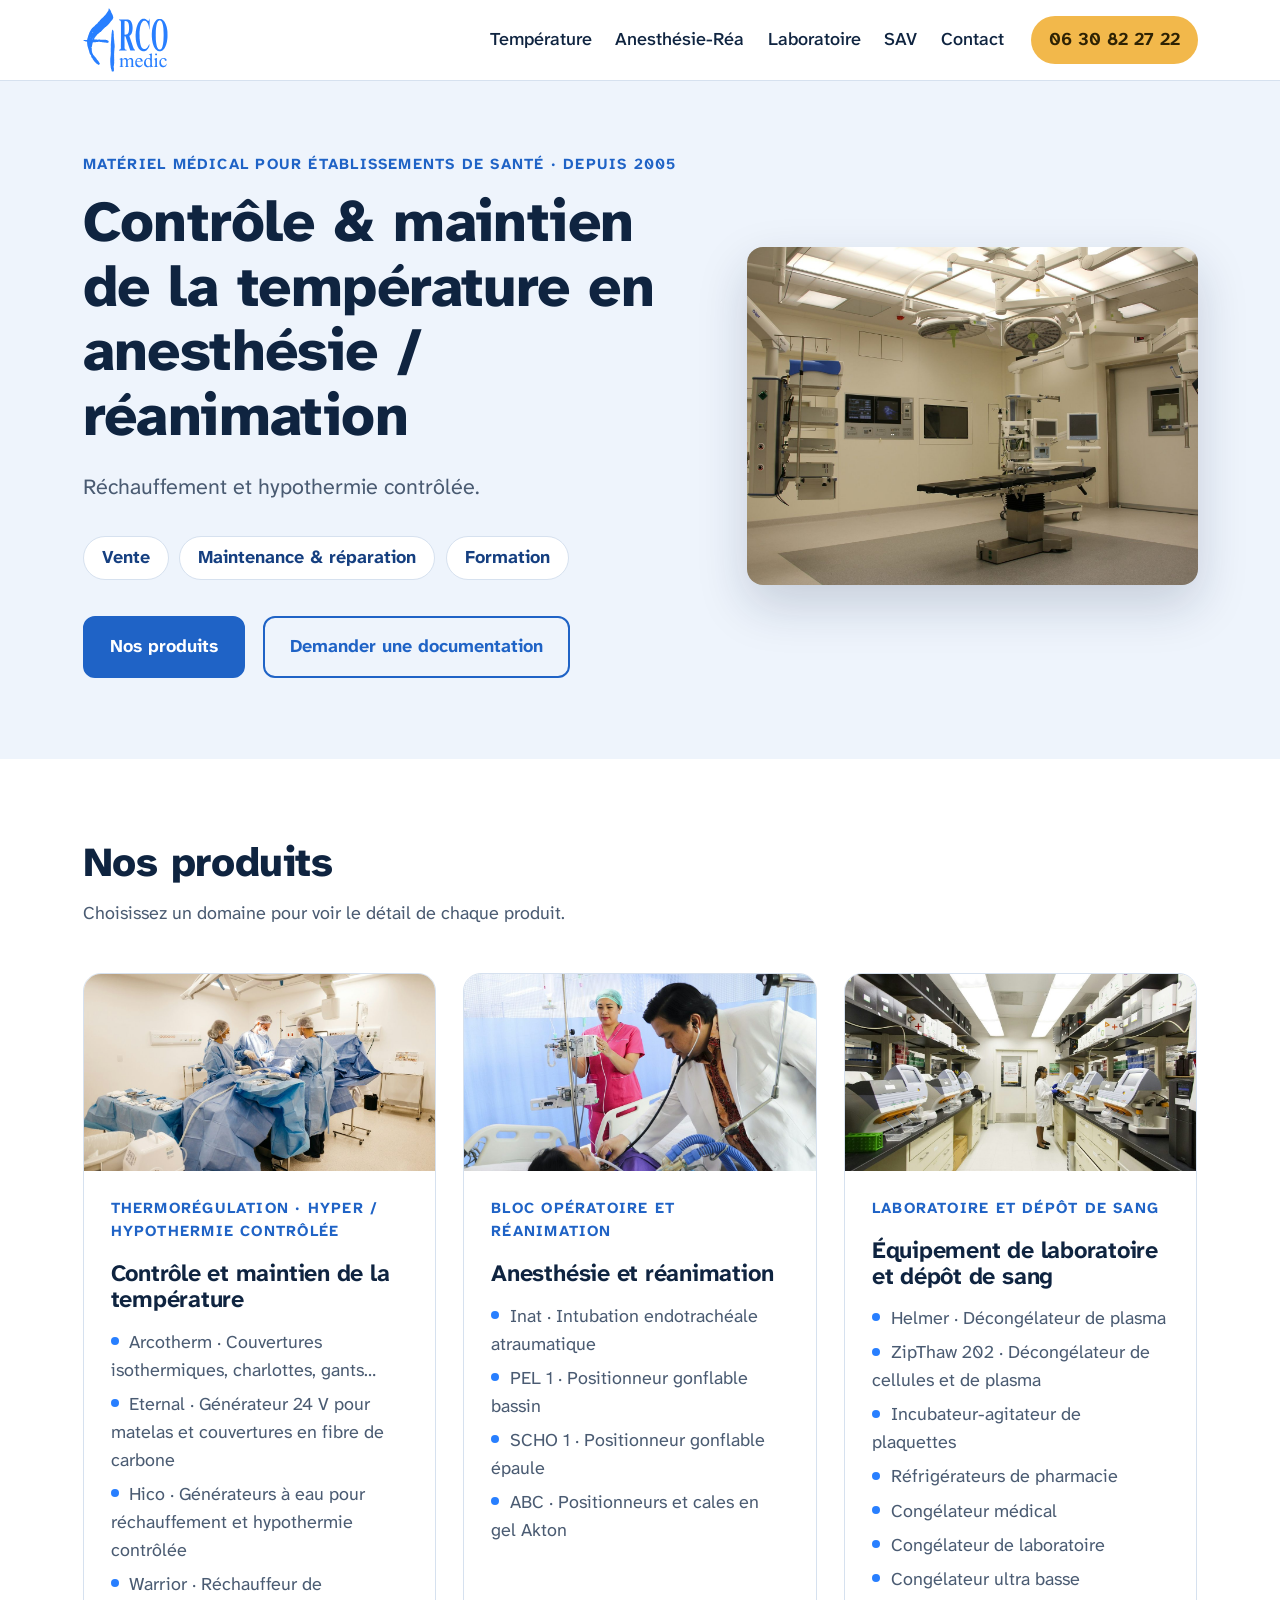
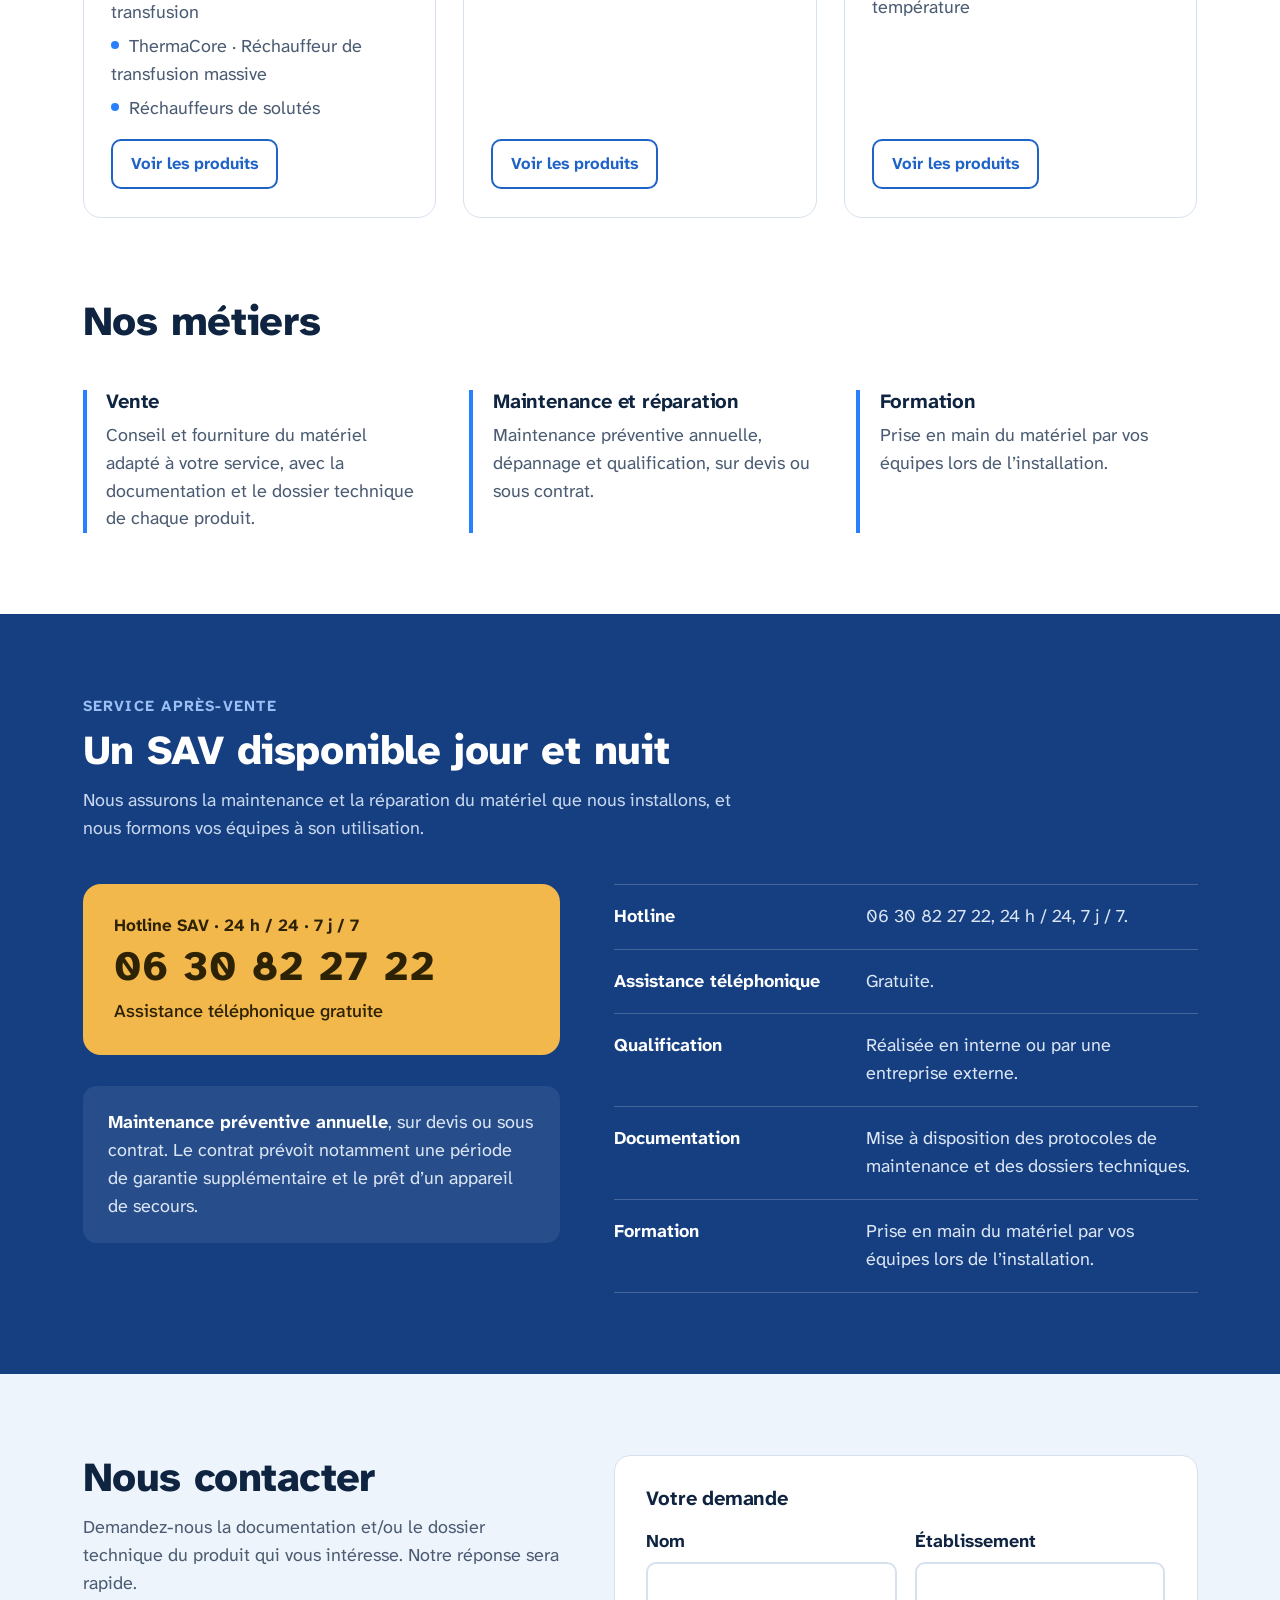
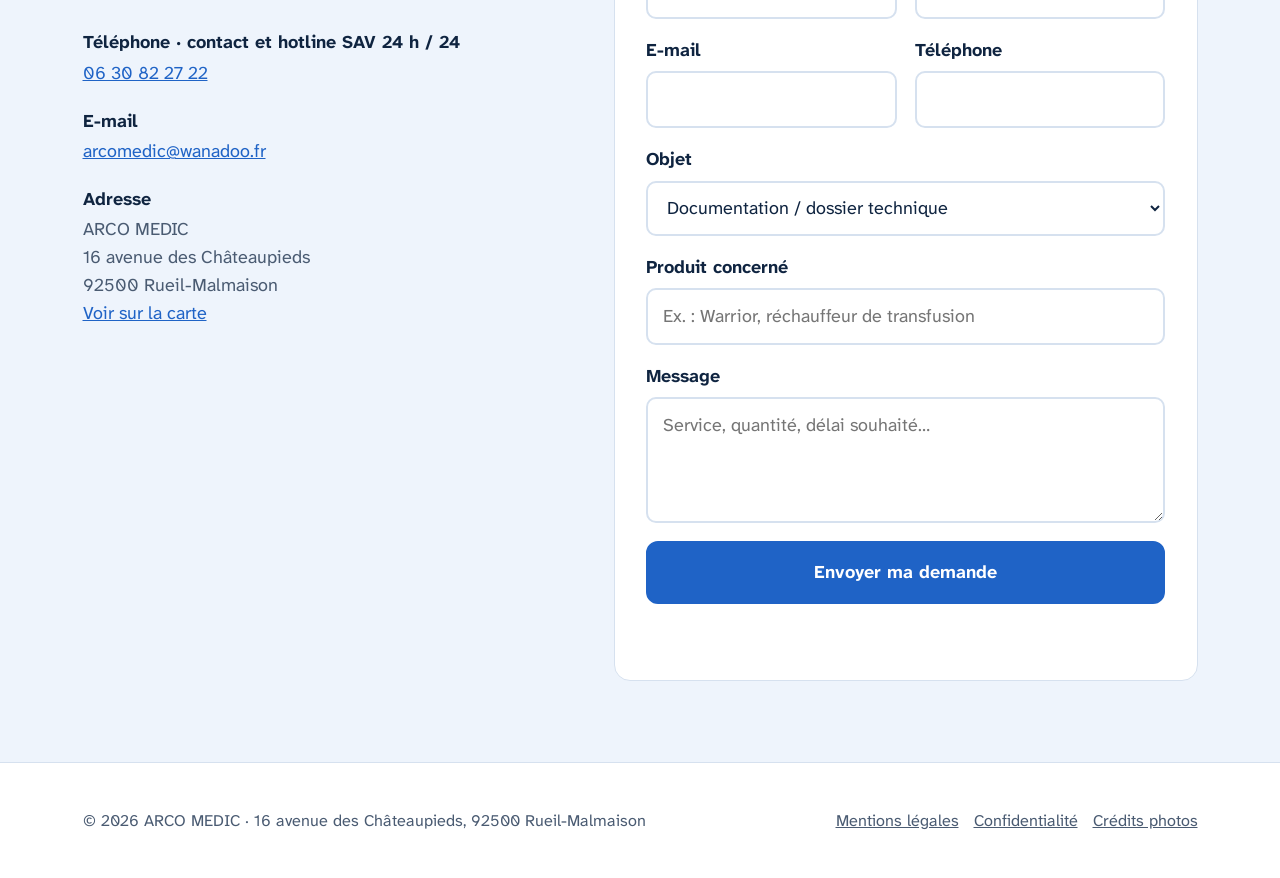
<file: index.html>
<!DOCTYPE html>
<html lang="fr">
<head>
<meta charset="utf-8">
<meta name="viewport" content="width=device-width, initial-scale=1, viewport-fit=cover">
<title>ARCO MEDIC – Matériel médical bloc, réanimation, laboratoire</title>
<meta name="description" content="Distributeur de matériel médical depuis 2005 à Rueil-Malmaison : réchauffement patient et hypothermie contrôlée, anesthésie-réanimation, décongélateurs de plasma. Vente, maintenance, formation.">
<link rel="canonical" href="https://arco-medic.fr/">
<meta property="og:url" content="https://arco-medic.fr/">
<meta property="og:title" content="ARCO MEDIC – Matériel médical bloc, réanimation, laboratoire">
<meta property="og:description" content="Distributeur de matériel médical depuis 2005 à Rueil-Malmaison : réchauffement patient et hypothermie contrôlée, anesthésie-réanimation, décongélateurs de plasma. Vente, maintenance, formation.">
<meta property="og:type" content="website">
<meta property="og:image" content="https://arco-medic.fr/assets/img/hero.jpg">
<meta name="theme-color" content="#1F63C6">
<link rel="icon" href="assets/favicon.svg" type="image/svg+xml">
<link rel="preconnect" href="https://fonts.googleapis.com">
<link rel="preconnect" href="https://fonts.gstatic.com" crossorigin>
<link href="https://fonts.googleapis.com/css2?family=Atkinson+Hyperlegible+Next:wght@400;500;700;800&family=Atkinson+Hyperlegible:wght@400;700&display=swap" rel="stylesheet">
<link rel="stylesheet" href="assets/style.css">
<script type="application/ld+json">
{"@context":"https://schema.org","@type":"MedicalBusiness","name":"ARCO MEDIC","alternateName":["Arcomedic","Arco Médic"],
"url":"https://arco-medic.fr/","logo":"https://arco-medic.fr/assets/logo.svg","image":"https://arco-medic.fr/assets/img/hero.jpg",
"description":"Vente, maintenance et formation : contrôle de la température, anesthésie-réanimation, équipement de laboratoire et dépôt de sang.",
"telephone":"+33630822722","email":"arcomedic@wanadoo.fr","foundingDate":"2005",
"address":{"@type":"PostalAddress","streetAddress":"16 avenue des Châteaupieds","postalCode":"92500","addressLocality":"Rueil-Malmaison","addressCountry":"FR"},
"vatID":"FR62481364974","identifier":{"@type":"PropertyValue","propertyID":"SIRET","value":"48136497400016"},
"hasMap":"https://maps.google.com/?cid=9487491298793362753","founder":{"@type":"Person","name":"Gérard Wizmann"},"areaServed":{"@type":"Country","name":"France"},
"knowsAbout":["réchauffement du patient","hypothermie contrôlée","anesthésie-réanimation","décongélation du plasma","froid médical","maintenance de matériel biomédical"],
"hasOfferCatalog":{"@type":"OfferCatalog","name":"Produits ARCO MEDIC","itemListElement":[{"@type":"Offer","itemOffered":{"@type":"Product","name":"Arcotherm – Couvertures isothermiques, charlottes, gants…","brand":{"@type":"Brand","name":"Arcotherm"},"url":"https://arco-medic.fr/temperature.html#arcotherm"}},{"@type":"Offer","itemOffered":{"@type":"Product","name":"Eternal – Générateur 24 V pour matelas et couvertures en fibre de carbone","brand":{"@type":"Brand","name":"Eternal"},"url":"https://arco-medic.fr/temperature.html#eternal"}},{"@type":"Offer","itemOffered":{"@type":"Product","name":"Hico – Générateurs à eau pour réchauffement et hypothermie contrôlée","brand":{"@type":"Brand","name":"Hico"},"url":"https://arco-medic.fr/temperature.html#hico"}},{"@type":"Offer","itemOffered":{"@type":"Product","name":"Warrior – Réchauffeur de transfusion","brand":{"@type":"Brand","name":"Warrior"},"url":"https://arco-medic.fr/temperature.html#warrior"}},{"@type":"Offer","itemOffered":{"@type":"Product","name":"ThermaCore – Réchauffeur de transfusion massive","brand":{"@type":"Brand","name":"ThermaCore"},"url":"https://arco-medic.fr/temperature.html#thermacore"}},{"@type":"Offer","itemOffered":{"@type":"Product","name":"Réchauffeurs de solutés","url":"https://arco-medic.fr/temperature.html#rechauffeurs-solutes"}},{"@type":"Offer","itemOffered":{"@type":"Product","name":"Inat – Intubation endotrachéale atraumatique","brand":{"@type":"Brand","name":"Inat"},"url":"https://arco-medic.fr/anesthesie-reanimation.html#inat"}},{"@type":"Offer","itemOffered":{"@type":"Product","name":"PEL 1 – Positionneur gonflable bassin","brand":{"@type":"Brand","name":"PEL 1"},"url":"https://arco-medic.fr/anesthesie-reanimation.html#pel1"}},{"@type":"Offer","itemOffered":{"@type":"Product","name":"SCHO 1 – Positionneur gonflable épaule","brand":{"@type":"Brand","name":"SCHO 1"},"url":"https://arco-medic.fr/anesthesie-reanimation.html#scho1"}},{"@type":"Offer","itemOffered":{"@type":"Product","name":"ABC – Positionneurs et cales en gel Akton","brand":{"@type":"Brand","name":"ABC"},"url":"https://arco-medic.fr/anesthesie-reanimation.html#positionneurs-gel"}},{"@type":"Offer","itemOffered":{"@type":"Product","name":"Helmer – Décongélateur de plasma","brand":{"@type":"Brand","name":"Helmer"},"url":"https://arco-medic.fr/laboratoire.html#decongelateur-plasma"}},{"@type":"Offer","itemOffered":{"@type":"Product","name":"ZipThaw 202 – Décongélateur de cellules et de plasma","brand":{"@type":"Brand","name":"ZipThaw 202"},"url":"https://arco-medic.fr/laboratoire.html#decongelateur-cellules"}},{"@type":"Offer","itemOffered":{"@type":"Product","name":"Incubateur-agitateur de plaquettes","url":"https://arco-medic.fr/laboratoire.html#incubateur-agitateur"}},{"@type":"Offer","itemOffered":{"@type":"Product","name":"Réfrigérateurs de pharmacie","url":"https://arco-medic.fr/laboratoire.html#refrigerateurs-pharmacie"}},{"@type":"Offer","itemOffered":{"@type":"Product","name":"Congélateur médical","url":"https://arco-medic.fr/laboratoire.html#congelateur-medical"}},{"@type":"Offer","itemOffered":{"@type":"Product","name":"Congélateur de laboratoire","url":"https://arco-medic.fr/laboratoire.html#congelateur-laboratoire"}},{"@type":"Offer","itemOffered":{"@type":"Product","name":"Congélateur ultra basse température","url":"https://arco-medic.fr/laboratoire.html#congelateur-ult"}}]}}
</script>
</head>
<body>
<a class="skip" href="#contenu">Aller au contenu</a>


<header class="head">
  <div class="wrap">
    <a class="brand" href="./" aria-label="Arcomedic, accueil"><img src="assets/logo.svg" alt="Arcomedic" width="355" height="266"></a>
    <nav class="nav" aria-label="Navigation principale">
<a href="temperature.html">Température</a>
<a href="anesthesie-reanimation.html">Anesthésie-Réa</a>
<a href="laboratoire.html">Laboratoire</a>
<a href="./#sav">SAV</a>
<a href="./#contact">Contact</a>
    </nav>
    <a class="head-call" href="tel:+33630822722">06 30 82 27 22</a>
    <details class="menu">
      <summary>Menu</summary>
      <nav aria-label="Navigation mobile">
<a href="temperature.html">Température</a>
<a href="anesthesie-reanimation.html">Anesthésie-Réa</a>
<a href="laboratoire.html">Laboratoire</a>
<a href="./#sav">SAV</a>
<a href="./#contact">Contact</a>
<a href="tel:+33630822722">Appeler le 06 30 82 27 22</a>
      </nav>
    </details>
  </div>
</header>

<main id="contenu">

<section class="hero">
  <div class="wrap">
   <div>
    <p class="eyebrow">Matériel médical pour établissements de santé · depuis 2005</p>
    <h1>Contrôle &amp; maintien de la température en anesthésie / réanimation</h1>
    <p class="lead">Réchauffement et hypothermie contrôlée.</p>
    <ul class="pillars"><li>Vente</li><li>Maintenance &amp; réparation</li><li>Formation</li></ul>
    <div class="actions">
      <a class="btn btn-solid" href="#produits">Nos produits</a>
      <a class="btn btn-line" href="#contact">Demander une documentation</a>
    </div>
   </div>
    <figure class="ph hero-ph"><img src="assets/img/hero.jpg" alt="Salle d’opération équipée" fetchpriority="high"></figure>
  </div>
</section>

<section class="section" id="produits">
  <div class="wrap">
    <h2>Nos produits</h2>
    <p class="section-intro">Choisissez un domaine pour voir le détail de chaque produit.</p>
    <div class="universes">
      <article class="universe">
        <a class="ph" href="temperature.html" tabindex="-1" aria-hidden="true"><img src="assets/img/univers-temperature.jpg" alt="Équipe chirurgicale au bloc opératoire" loading="lazy" decoding="async"></a>
        <div class="body">
          <p class="eyebrow">Thermorégulation · hyper / hypothermie contrôlée</p>
          <h3><a href="temperature.html">Contrôle et maintien de la température</a></h3>
          <ul><li><a href="temperature.html#arcotherm">Arcotherm · Couvertures isothermiques, charlottes, gants…</a></li><li><a href="temperature.html#eternal">Eternal · Générateur 24 V pour matelas et couvertures en fibre de carbone</a></li><li><a href="temperature.html#hico">Hico · Générateurs à eau pour réchauffement et hypothermie contrôlée</a></li><li><a href="temperature.html#warrior">Warrior · Réchauffeur de transfusion</a></li><li><a href="temperature.html#thermacore">ThermaCore · Réchauffeur de transfusion massive</a></li><li><a href="temperature.html#rechauffeurs-solutes">Réchauffeurs de solutés</a></li></ul>
          <a class="btn btn-line btn-small" href="temperature.html">Voir les produits</a>
        </div>
      </article>
      <article class="universe">
        <a class="ph" href="anesthesie-reanimation.html" tabindex="-1" aria-hidden="true"><img src="assets/img/univers-anesthesie.jpg" alt="Médecin et infirmière au chevet d’un patient en réanimation" loading="lazy" decoding="async"></a>
        <div class="body">
          <p class="eyebrow">Bloc opératoire et réanimation</p>
          <h3><a href="anesthesie-reanimation.html">Anesthésie et réanimation</a></h3>
          <ul><li><a href="anesthesie-reanimation.html#inat">Inat · Intubation endotrachéale atraumatique</a></li><li><a href="anesthesie-reanimation.html#pel1">PEL 1 · Positionneur gonflable bassin</a></li><li><a href="anesthesie-reanimation.html#scho1">SCHO 1 · Positionneur gonflable épaule</a></li><li><a href="anesthesie-reanimation.html#positionneurs-gel">ABC · Positionneurs et cales en gel Akton</a></li></ul>
          <a class="btn btn-line btn-small" href="anesthesie-reanimation.html">Voir les produits</a>
        </div>
      </article>
      <article class="universe">
        <a class="ph" href="laboratoire.html" tabindex="-1" aria-hidden="true"><img src="assets/img/univers-laboratoire.jpg" alt="Laboratoire équipé d’automates" loading="lazy" decoding="async"></a>
        <div class="body">
          <p class="eyebrow">Laboratoire et dépôt de sang</p>
          <h3><a href="laboratoire.html">Équipement de laboratoire et dépôt de sang</a></h3>
          <ul><li><a href="laboratoire.html#decongelateur-plasma">Helmer · Décongélateur de plasma</a></li><li><a href="laboratoire.html#decongelateur-cellules">ZipThaw 202 · Décongélateur de cellules et de plasma</a></li><li><a href="laboratoire.html#incubateur-agitateur">Incubateur-agitateur de plaquettes</a></li><li><a href="laboratoire.html#refrigerateurs-pharmacie">Réfrigérateurs de pharmacie</a></li><li><a href="laboratoire.html#congelateur-medical">Congélateur médical</a></li><li><a href="laboratoire.html#congelateur-laboratoire">Congélateur de laboratoire</a></li><li><a href="laboratoire.html#congelateur-ult">Congélateur ultra basse température</a></li></ul>
          <a class="btn btn-line btn-small" href="laboratoire.html">Voir les produits</a>
        </div>
      </article>
    </div>
  </div>
</section>

<section class="section flush">
  <div class="wrap">
    <h2>Nos métiers</h2>
    <div class="services">
      <div><h3>Vente</h3><p>Conseil et fourniture du matériel adapté à votre service, avec la documentation et le dossier technique de chaque produit.</p></div>
      <div><h3>Maintenance et réparation</h3><p>Maintenance préventive annuelle, dépannage et qualification, sur devis ou sous contrat.</p></div>
      <div><h3>Formation</h3><p>Prise en main du matériel par vos équipes lors de l’installation.</p></div>
    </div>
  </div>
</section>

<section class="section sav" id="sav">
  <div class="wrap">
    <p class="eyebrow on-dark">Service après-vente</p>
    <h2 style="margin-top:.5rem">Un SAV disponible jour et nuit</h2>
    <p class="section-intro">Nous assurons la maintenance et la réparation du matériel que nous installons, et nous formons vos équipes à son utilisation.</p>
    <div class="sav-grid">
      <div>
        <a class="hotline" href="tel:+33630822722">
          <small>Hotline SAV · 24 h / 24 · 7 j / 7</small>
          <strong>06 30 82 27 22</strong>
          <span>Assistance téléphonique gratuite</span>
        </a>
        <p class="contract"><b>Maintenance préventive annuelle</b>, sur devis ou sous contrat. Le contrat prévoit notamment une période de garantie supplémentaire et le prêt d’un appareil de secours.</p>
      </div>
      <ul class="sav-list">
        <li><b>Hotline</b><span>06 30 82 27 22, 24 h / 24, 7 j / 7.</span></li>
        <li><b>Assistance téléphonique</b><span>Gratuite.</span></li>
        <li><b>Qualification</b><span>Réalisée en interne ou par une entreprise externe.</span></li>
        <li><b>Documentation</b><span>Mise à disposition des protocoles de maintenance et des dossiers techniques.</span></li>
        <li><b>Formation</b><span>Prise en main du matériel par vos équipes lors de l’installation.</span></li>
      </ul>
    </div>
  </div>
</section>

<section class="section contact tint" id="contact">
  <div class="wrap">
    <div class="infos">
      <h2>Nous contacter</h2>
      <p class="section-intro">Demandez-nous la documentation et/ou le dossier technique du produit qui vous intéresse. Notre réponse sera rapide.</p>
      <dl>
        <div><dt>Téléphone · contact et hotline SAV 24 h / 24</dt><dd><a href="tel:+33630822722">06 30 82 27 22</a></dd></div>
        <div><dt>E-mail</dt><dd><a href="mailto:arcomedic@wanadoo.fr">arcomedic@wanadoo.fr</a></dd></div>
        <div><dt>Adresse</dt><dd>ARCO MEDIC<br>16 avenue des Châteaupieds<br>92500 Rueil-Malmaison<br><a href="https://www.google.com/maps/search/?api=1&query=16%20avenue%20des%20Ch%C3%A2teaupieds%2092500%20Rueil-Malmaison" rel="noopener" target="_blank">Voir sur la carte</a></dd></div>
      </dl>
    </div>
    <form id="demande" action="contact.php" method="post" novalidate>
      <h3>Votre demande</h3>
      <div class="hp" aria-hidden="true"><label>Ne pas remplir<input name="site_web" tabindex="-1" autocomplete="off"></label><input type="hidden" name="t" value=""></div>
      <div class="row">
        <label>Nom<input name="nom" autocomplete="name" required></label>
        <label>Établissement<input name="etab" autocomplete="organization" required></label>
      </div>
      <div class="row">
        <label>E-mail<input name="email" type="email" autocomplete="email" required></label>
        <label>Téléphone<input name="tel" type="tel" autocomplete="tel"></label>
      </div>
      <label>Objet
        <select name="objet">
          <option>Documentation / dossier technique</option>
          <option>Demande de devis</option>
          <option>Maintenance ou contrat d’entretien</option>
          <option>Formation</option>
          <option>Autre</option>
        </select>
      </label>
      <label>Produit concerné<input name="produit" placeholder="Ex. : Warrior, réchauffeur de transfusion"></label>
      <label>Message<textarea name="message" placeholder="Service, quantité, délai souhaité…"></textarea></label>
      <button class="btn btn-solid" type="submit">Envoyer ma demande</button>
      <p class="form-msg" id="form-msg" role="status" aria-live="polite"></p>
    </form>
  </div>
</section>

</main>

<footer class="foot">
  <div class="wrap">
    <span>© 2026 ARCO MEDIC · 16 avenue des Châteaupieds, 92500 Rueil-Malmaison</span>
    <span><a href="mentions-legales.html">Mentions légales</a> &nbsp; <a href="mentions-legales.html#confidentialite">Confidentialité</a> &nbsp; <a href="mentions-legales.html#credits">Crédits photos</a></span>
  </div>
</footer>

<nav class="mbar" aria-label="Actions rapides">
  <a class="m-call" href="tel:+33630822722">Appeler</a>
  <a class="m-doc" href="./#contact">Documentation</a>
</nav>

<script src="assets/main.js"></script>
</body>
</html>
</file>
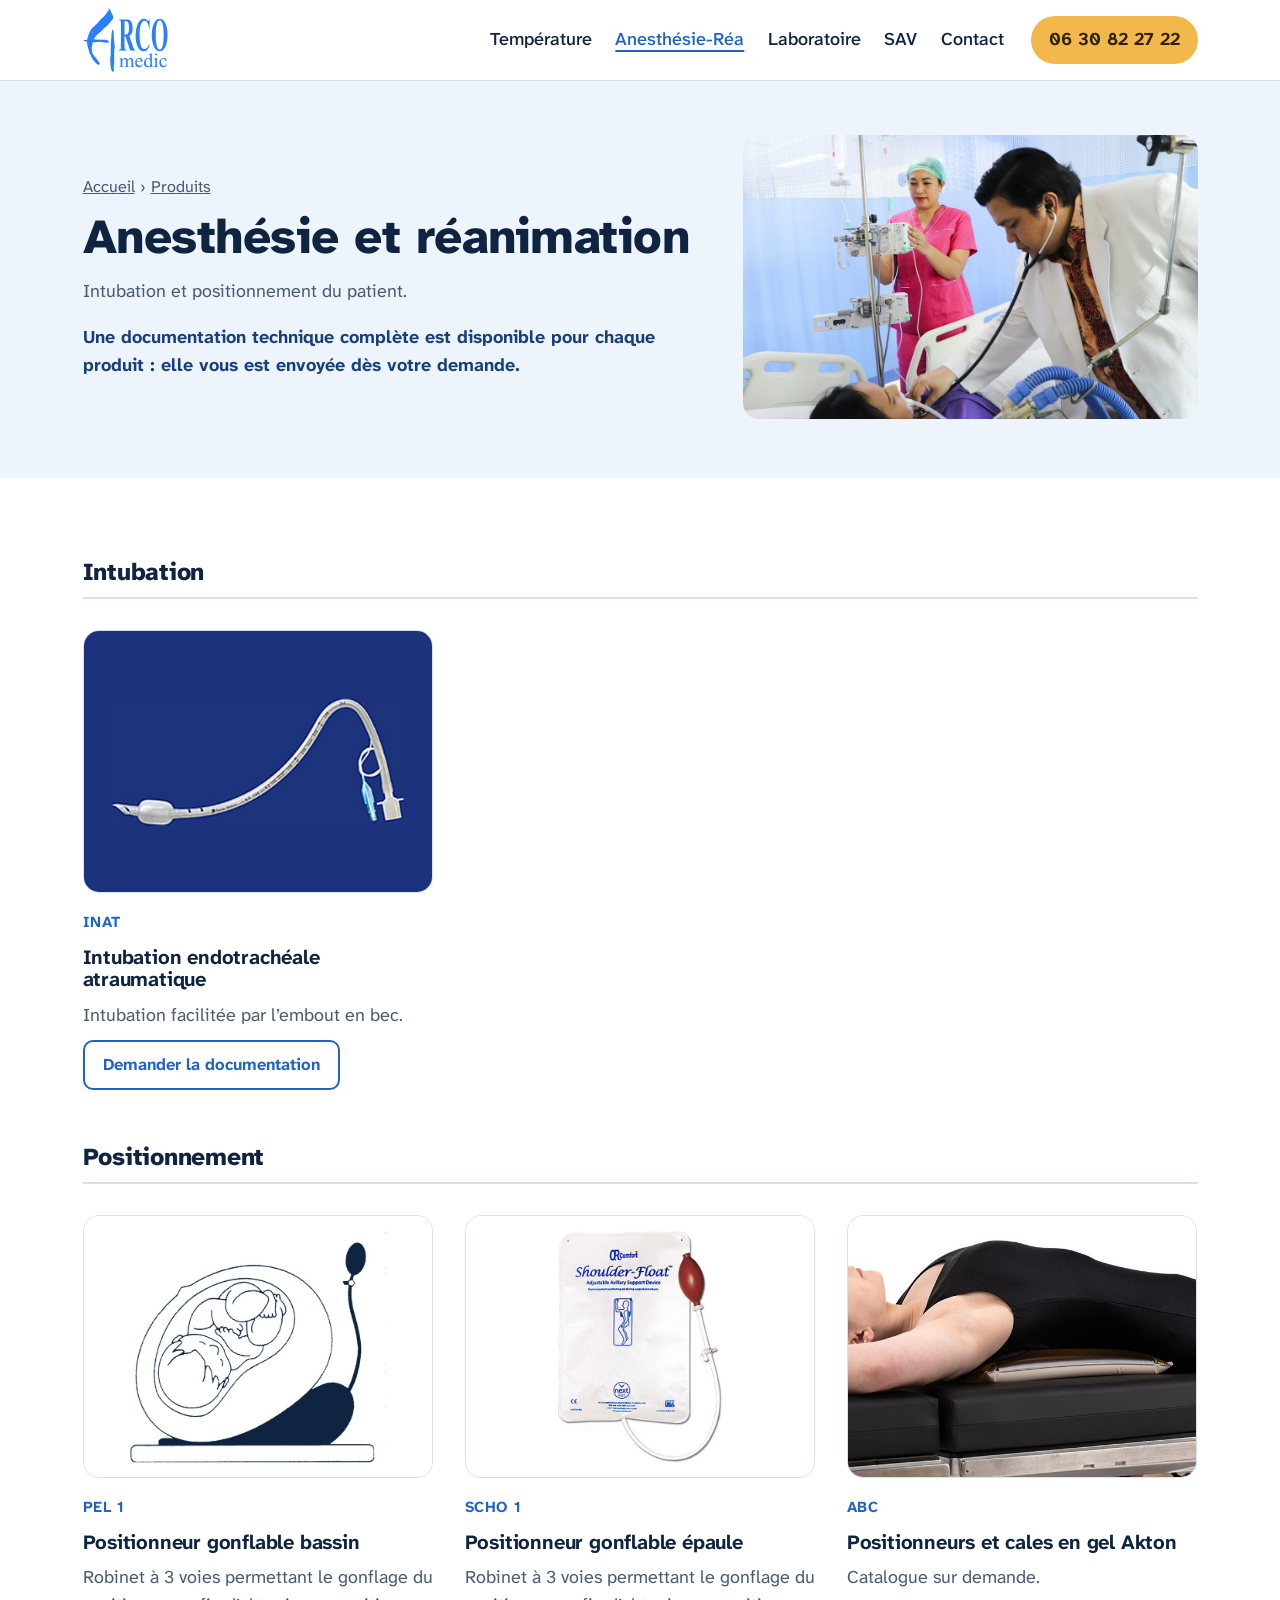
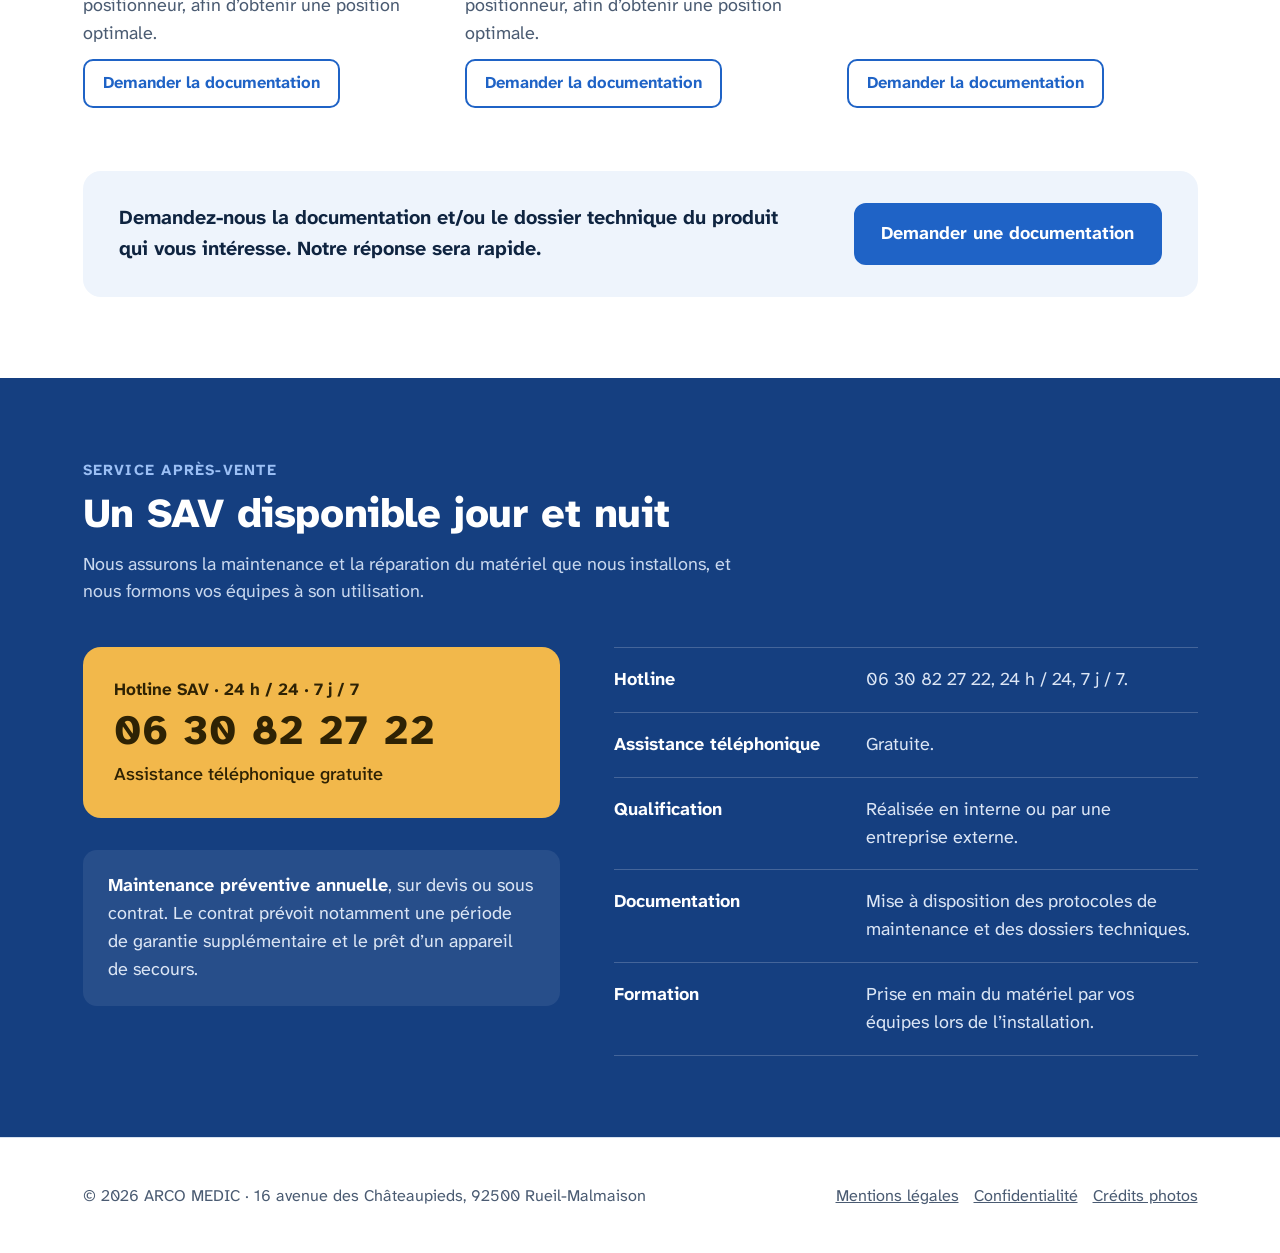
<file: anesthesie-reanimation.html>
<!DOCTYPE html>
<html lang="fr">
<head>
<meta charset="utf-8">
<meta name="viewport" content="width=device-width, initial-scale=1, viewport-fit=cover">
<title>Intubation et positionnement du patient – ARCO MEDIC</title>
<meta name="description" content="Tube endotrachéal atraumatique Inat à embout en bec, positionneurs gonflables bassin PEL 1 et épaule SCHO 1, positionneurs et cales en gel Akton.">
<link rel="canonical" href="https://arco-medic.fr/anesthesie-reanimation.html">
<meta property="og:url" content="https://arco-medic.fr/anesthesie-reanimation.html">
<meta property="og:title" content="Intubation et positionnement du patient – ARCO MEDIC">
<meta property="og:description" content="Tube endotrachéal atraumatique Inat à embout en bec, positionneurs gonflables bassin PEL 1 et épaule SCHO 1, positionneurs et cales en gel Akton.">
<meta property="og:type" content="website">
<meta property="og:image" content="https://arco-medic.fr/assets/img/hero.jpg">
<meta name="theme-color" content="#1F63C6">
<link rel="icon" href="assets/favicon.svg" type="image/svg+xml">
<link rel="preconnect" href="https://fonts.googleapis.com">
<link rel="preconnect" href="https://fonts.gstatic.com" crossorigin>
<link href="https://fonts.googleapis.com/css2?family=Atkinson+Hyperlegible+Next:wght@400;500;700;800&family=Atkinson+Hyperlegible:wght@400;700&display=swap" rel="stylesheet">
<link rel="stylesheet" href="assets/style.css">
</head>
<body>
<a class="skip" href="#contenu">Aller au contenu</a>


<header class="head">
  <div class="wrap">
    <a class="brand" href="./" aria-label="Arcomedic, accueil"><img src="assets/logo.svg" alt="Arcomedic" width="355" height="266"></a>
    <nav class="nav" aria-label="Navigation principale">
<a href="temperature.html">Température</a>
<a href="anesthesie-reanimation.html" aria-current="page">Anesthésie-Réa</a>
<a href="laboratoire.html">Laboratoire</a>
<a href="./#sav">SAV</a>
<a href="./#contact">Contact</a>
    </nav>
    <a class="head-call" href="tel:+33630822722">06 30 82 27 22</a>
    <details class="menu">
      <summary>Menu</summary>
      <nav aria-label="Navigation mobile">
<a href="temperature.html">Température</a>
<a href="anesthesie-reanimation.html" aria-current="page">Anesthésie-Réa</a>
<a href="laboratoire.html">Laboratoire</a>
<a href="./#sav">SAV</a>
<a href="./#contact">Contact</a>
<a href="tel:+33630822722">Appeler le 06 30 82 27 22</a>
      </nav>
    </details>
  </div>
</header>

<main id="contenu">

<section class="page-head">
  <div class="wrap">
    <div>
      <p class="crumb"><a href="./">Accueil</a> › <a href="./#produits">Produits</a></p>
      
      <h1>Anesthésie et réanimation</h1>
      <p class="section-intro">Intubation et positionnement du patient.</p>
      
      <p class="doc-note">Une documentation technique complète est disponible pour chaque produit : elle vous est envoyée dès votre demande.</p>
    </div>
    <figure class="ph"><img src="assets/img/univers-anesthesie.jpg" alt="Médecin et infirmière au chevet d’un patient en réanimation" fetchpriority="high"></figure>
  </div>
</section>

<section class="section">
  <div class="wrap">
    <h2 class="group-title">Intubation</h2>
    <ul class="products">
      <li class="product" id="inat">
        <div class="ph"><img src="assets/img/inat.jpg" alt="Inat – Intubation endotrachéale atraumatique" loading="lazy" decoding="async"></div>
        <p class="brandname">Inat</p><h3>Intubation endotrachéale atraumatique</h3>
        <p>Intubation facilitée par l’embout en bec.</p>
        
        <a class="btn btn-line btn-small" href="./?doc=Inat%20%E2%80%93%20Intubation%20endotrach%C3%A9ale%20atraumatique#contact">Demander la documentation</a>
      </li>
    </ul>
    <h2 class="group-title">Positionnement</h2>
    <ul class="products">
      <li class="product" id="pel1">
        <div class="ph"><img src="assets/img/pel1.jpg" alt="PEL 1 – Positionneur gonflable bassin" loading="lazy" decoding="async"></div>
        <p class="brandname">PEL 1</p><h3>Positionneur gonflable bassin</h3>
        <p>Robinet à 3 voies permettant le gonflage du positionneur, afin d’obtenir une position optimale.</p>
        
        <a class="btn btn-line btn-small" href="./?doc=PEL%201%20%E2%80%93%20Positionneur%20gonflable%20bassin#contact">Demander la documentation</a>
      </li>
      <li class="product" id="scho1">
        <div class="ph"><img src="assets/img/scho1.jpg" alt="SCHO 1 – Positionneur gonflable épaule" loading="lazy" decoding="async"></div>
        <p class="brandname">SCHO 1</p><h3>Positionneur gonflable épaule</h3>
        <p>Robinet à 3 voies permettant le gonflage du positionneur, afin d’obtenir une position optimale.</p>
        
        <a class="btn btn-line btn-small" href="./?doc=SCHO%201%20%E2%80%93%20Positionneur%20gonflable%20%C3%A9paule#contact">Demander la documentation</a>
      </li>
      <li class="product" id="positionneurs-gel">
        <div class="ph"><img src="assets/img/positionneurs-gel.jpg" alt="ABC – Positionneurs et cales en gel Akton" loading="lazy" decoding="async"></div>
        <p class="brandname">ABC</p><h3>Positionneurs et cales en gel Akton</h3>
        <p>Catalogue sur demande.</p>
        
        <a class="btn btn-line btn-small" href="./?doc=ABC%20%E2%80%93%20Positionneurs%20et%20cales%20en%20gel%20Akton#contact">Demander la documentation</a>
      </li>
    </ul>

    <div class="doc-cta">
      <p>Demandez-nous la documentation et/ou le dossier technique du produit qui vous intéresse. Notre réponse sera rapide.</p>
      <a class="btn btn-solid" href="./#contact">Demander une documentation</a>
    </div>
  </div>
</section>

<section class="section sav" id="sav">
  <div class="wrap">
    <p class="eyebrow on-dark">Service après-vente</p>
    <h2 style="margin-top:.5rem">Un SAV disponible jour et nuit</h2>
    <p class="section-intro">Nous assurons la maintenance et la réparation du matériel que nous installons, et nous formons vos équipes à son utilisation.</p>
    <div class="sav-grid">
      <div>
        <a class="hotline" href="tel:+33630822722">
          <small>Hotline SAV · 24 h / 24 · 7 j / 7</small>
          <strong>06 30 82 27 22</strong>
          <span>Assistance téléphonique gratuite</span>
        </a>
        <p class="contract"><b>Maintenance préventive annuelle</b>, sur devis ou sous contrat. Le contrat prévoit notamment une période de garantie supplémentaire et le prêt d’un appareil de secours.</p>
      </div>
      <ul class="sav-list">
        <li><b>Hotline</b><span>06 30 82 27 22, 24 h / 24, 7 j / 7.</span></li>
        <li><b>Assistance téléphonique</b><span>Gratuite.</span></li>
        <li><b>Qualification</b><span>Réalisée en interne ou par une entreprise externe.</span></li>
        <li><b>Documentation</b><span>Mise à disposition des protocoles de maintenance et des dossiers techniques.</span></li>
        <li><b>Formation</b><span>Prise en main du matériel par vos équipes lors de l’installation.</span></li>
      </ul>
    </div>
  </div>
</section>

</main>

<footer class="foot">
  <div class="wrap">
    <span>© 2026 ARCO MEDIC · 16 avenue des Châteaupieds, 92500 Rueil-Malmaison</span>
    <span><a href="mentions-legales.html">Mentions légales</a> &nbsp; <a href="mentions-legales.html#confidentialite">Confidentialité</a> &nbsp; <a href="mentions-legales.html#credits">Crédits photos</a></span>
  </div>
</footer>

<nav class="mbar" aria-label="Actions rapides">
  <a class="m-call" href="tel:+33630822722">Appeler</a>
  <a class="m-doc" href="./#contact">Documentation</a>
</nav>

<script src="assets/main.js"></script>
</body>
</html>
</file>
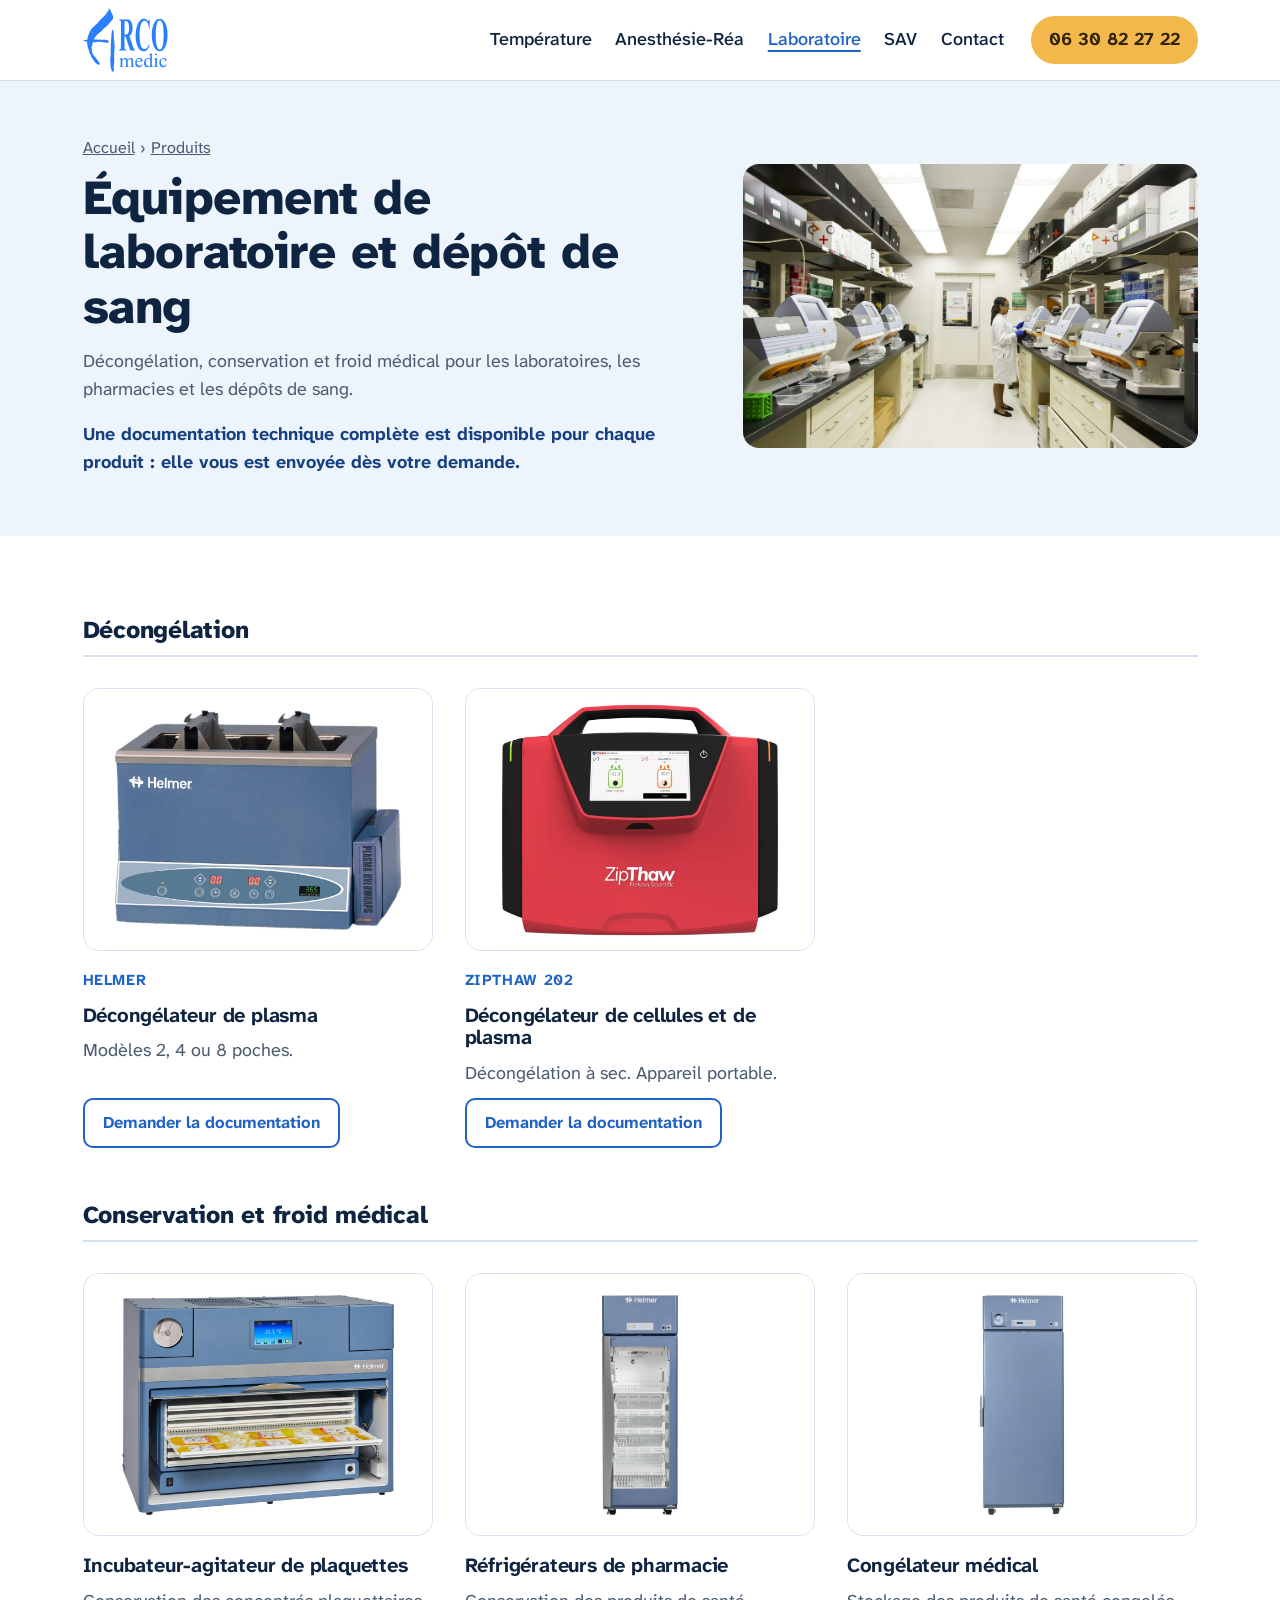
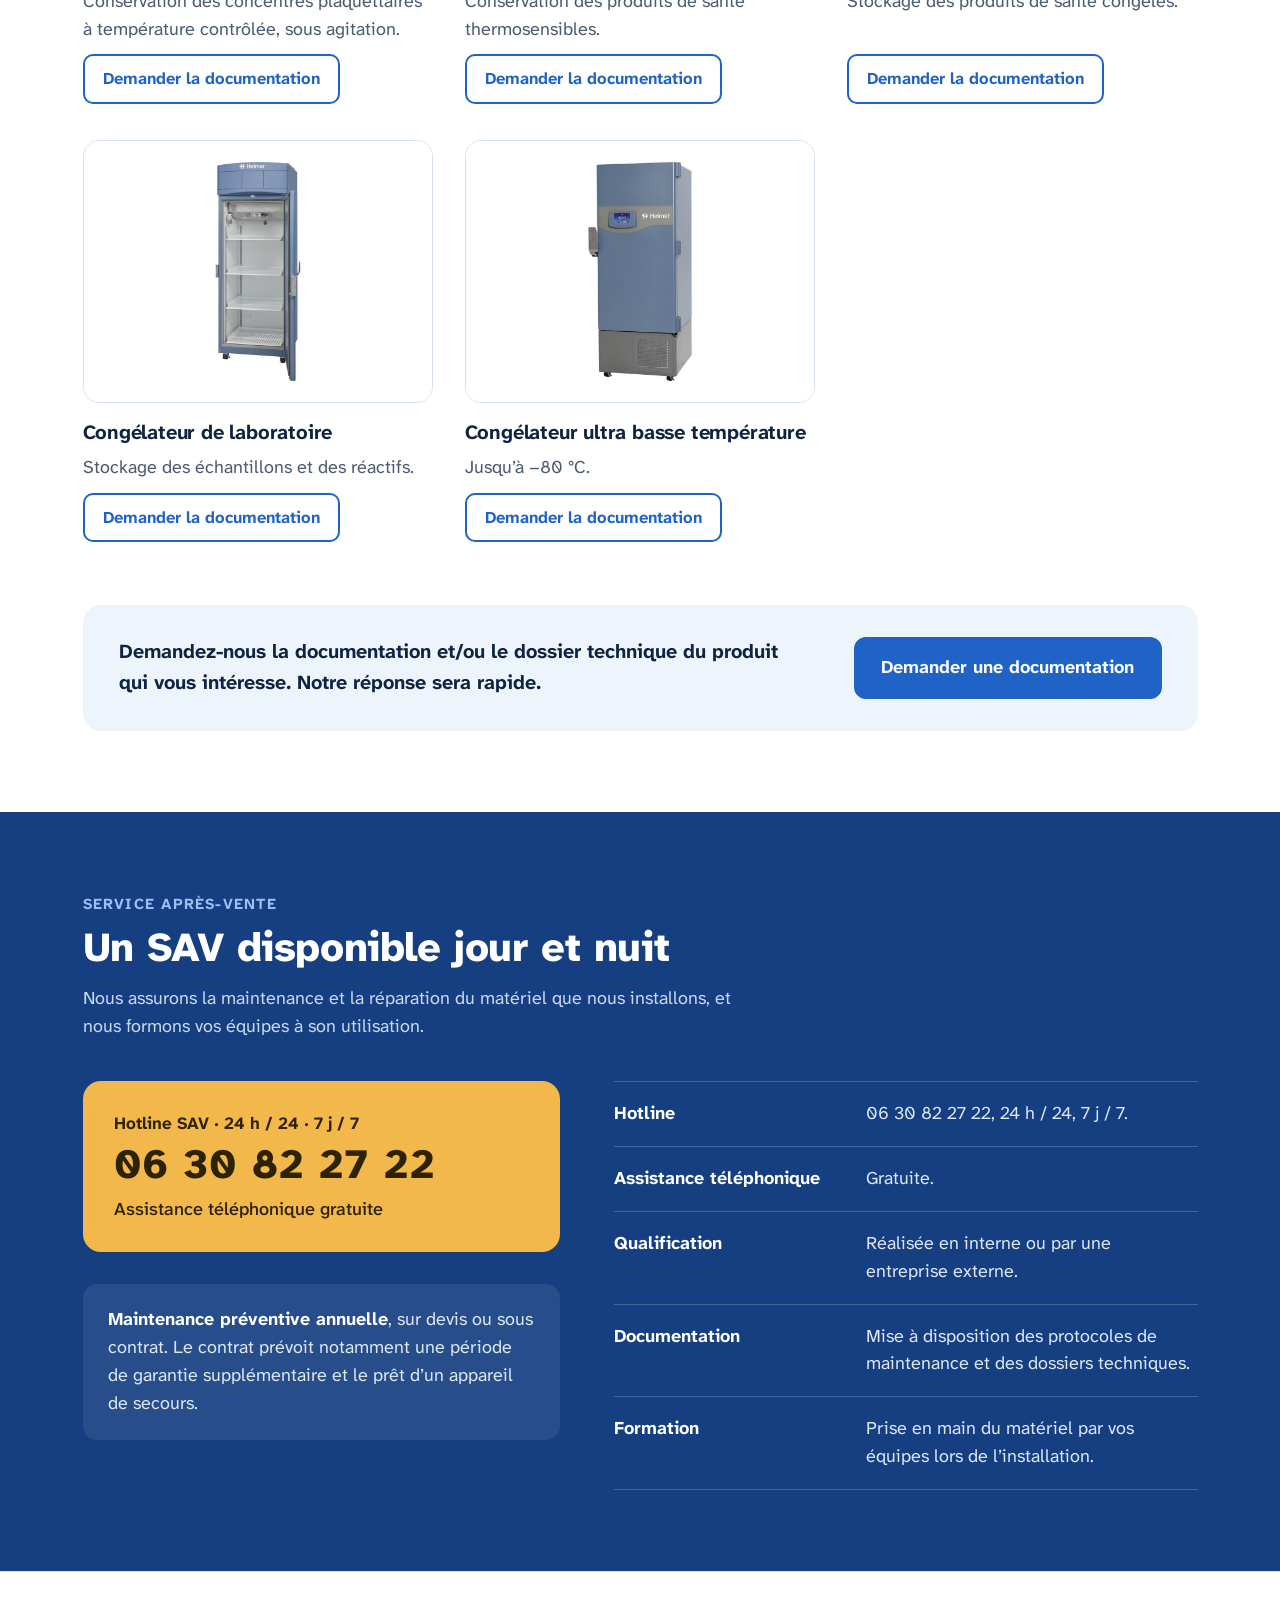
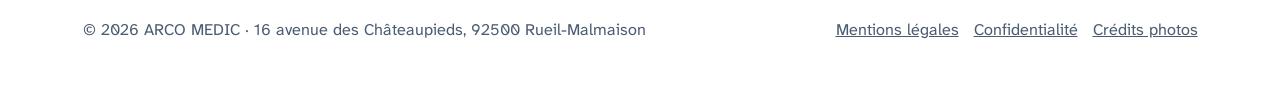
<file: laboratoire.html>
<!DOCTYPE html>
<html lang="fr">
<head>
<meta charset="utf-8">
<meta name="viewport" content="width=device-width, initial-scale=1, viewport-fit=cover">
<title>Décongélateurs de plasma et froid médical – ARCO MEDIC</title>
<meta name="description" content="Décongélateurs de plasma Helmer 2, 4 ou 8 poches, décongélateur à sec ZipThaw 202, incubateurs-agitateurs de plaquettes, réfrigérateurs et congélateurs jusqu’à −80 °C.">
<link rel="canonical" href="https://arco-medic.fr/laboratoire.html">
<meta property="og:url" content="https://arco-medic.fr/laboratoire.html">
<meta property="og:title" content="Décongélateurs de plasma et froid médical – ARCO MEDIC">
<meta property="og:description" content="Décongélateurs de plasma Helmer 2, 4 ou 8 poches, décongélateur à sec ZipThaw 202, incubateurs-agitateurs de plaquettes, réfrigérateurs et congélateurs jusqu’à −80 °C.">
<meta property="og:type" content="website">
<meta property="og:image" content="https://arco-medic.fr/assets/img/hero.jpg">
<meta name="theme-color" content="#1F63C6">
<link rel="icon" href="assets/favicon.svg" type="image/svg+xml">
<link rel="preconnect" href="https://fonts.googleapis.com">
<link rel="preconnect" href="https://fonts.gstatic.com" crossorigin>
<link href="https://fonts.googleapis.com/css2?family=Atkinson+Hyperlegible+Next:wght@400;500;700;800&family=Atkinson+Hyperlegible:wght@400;700&display=swap" rel="stylesheet">
<link rel="stylesheet" href="assets/style.css">
</head>
<body>
<a class="skip" href="#contenu">Aller au contenu</a>


<header class="head">
  <div class="wrap">
    <a class="brand" href="./" aria-label="Arcomedic, accueil"><img src="assets/logo.svg" alt="Arcomedic" width="355" height="266"></a>
    <nav class="nav" aria-label="Navigation principale">
<a href="temperature.html">Température</a>
<a href="anesthesie-reanimation.html">Anesthésie-Réa</a>
<a href="laboratoire.html" aria-current="page">Laboratoire</a>
<a href="./#sav">SAV</a>
<a href="./#contact">Contact</a>
    </nav>
    <a class="head-call" href="tel:+33630822722">06 30 82 27 22</a>
    <details class="menu">
      <summary>Menu</summary>
      <nav aria-label="Navigation mobile">
<a href="temperature.html">Température</a>
<a href="anesthesie-reanimation.html">Anesthésie-Réa</a>
<a href="laboratoire.html" aria-current="page">Laboratoire</a>
<a href="./#sav">SAV</a>
<a href="./#contact">Contact</a>
<a href="tel:+33630822722">Appeler le 06 30 82 27 22</a>
      </nav>
    </details>
  </div>
</header>

<main id="contenu">

<section class="page-head">
  <div class="wrap">
    <div>
      <p class="crumb"><a href="./">Accueil</a> › <a href="./#produits">Produits</a></p>
      
      <h1>Équipement de laboratoire et dépôt de sang</h1>
      <p class="section-intro">Décongélation, conservation et froid médical pour les laboratoires, les pharmacies et les dépôts de sang.</p>
      
      <p class="doc-note">Une documentation technique complète est disponible pour chaque produit : elle vous est envoyée dès votre demande.</p>
    </div>
    <figure class="ph"><img src="assets/img/univers-laboratoire.jpg" alt="Laboratoire équipé d’automates" fetchpriority="high"></figure>
  </div>
</section>

<section class="section">
  <div class="wrap">
    <h2 class="group-title">Décongélation</h2>
    <ul class="products">
      <li class="product" id="decongelateur-plasma">
        <div class="ph"><img src="assets/img/decongelateur-plasma.jpg" alt="Helmer – Décongélateur de plasma" loading="lazy" decoding="async"></div>
        <p class="brandname">Helmer</p><h3>Décongélateur de plasma</h3>
        <p>Modèles 2, 4 ou 8 poches.</p>
        
        <a class="btn btn-line btn-small" href="./?doc=Helmer%20%E2%80%93%20D%C3%A9cong%C3%A9lateur%20de%20plasma#contact">Demander la documentation</a>
      </li>
      <li class="product" id="decongelateur-cellules">
        <div class="ph"><img src="assets/img/decongelateur-cellules.jpg" alt="ZipThaw 202 – Décongélateur de cellules et de plasma" loading="lazy" decoding="async"></div>
        <p class="brandname">ZipThaw 202</p><h3>Décongélateur de cellules et de plasma</h3>
        <p>Décongélation à sec. Appareil portable.</p>
        
        <a class="btn btn-line btn-small" href="./?doc=ZipThaw%20202%20%E2%80%93%20D%C3%A9cong%C3%A9lateur%20de%20cellules%20et%20de%20plasma#contact">Demander la documentation</a>
      </li>
    </ul>
    <h2 class="group-title">Conservation et froid médical</h2>
    <ul class="products">
      <li class="product" id="incubateur-agitateur">
        <div class="ph"><img src="assets/img/incubateur-agitateur.jpg" alt="Incubateur-agitateur de plaquettes" loading="lazy" decoding="async"></div>
        <h3>Incubateur-agitateur de plaquettes</h3>
        <p>Conservation des concentrés plaquettaires à température contrôlée, sous agitation.</p>
        
        <a class="btn btn-line btn-small" href="./?doc=Incubateur-agitateur%20de%20plaquettes#contact">Demander la documentation</a>
      </li>
      <li class="product" id="refrigerateurs-pharmacie">
        <div class="ph"><img src="assets/img/refrigerateurs-pharmacie.jpg" alt="Réfrigérateurs de pharmacie" loading="lazy" decoding="async"></div>
        <h3>Réfrigérateurs de pharmacie</h3>
        <p>Conservation des produits de santé thermosensibles.</p>
        
        <a class="btn btn-line btn-small" href="./?doc=R%C3%A9frig%C3%A9rateurs%20de%20pharmacie#contact">Demander la documentation</a>
      </li>
      <li class="product" id="congelateur-medical">
        <div class="ph"><img src="assets/img/congelateur-medical.jpg" alt="Congélateur médical" loading="lazy" decoding="async"></div>
        <h3>Congélateur médical</h3>
        <p>Stockage des produits de santé congelés.</p>
        
        <a class="btn btn-line btn-small" href="./?doc=Cong%C3%A9lateur%20m%C3%A9dical#contact">Demander la documentation</a>
      </li>
      <li class="product" id="congelateur-laboratoire">
        <div class="ph"><img src="assets/img/congelateur-laboratoire.jpg" alt="Congélateur de laboratoire" loading="lazy" decoding="async"></div>
        <h3>Congélateur de laboratoire</h3>
        <p>Stockage des échantillons et des réactifs.</p>
        
        <a class="btn btn-line btn-small" href="./?doc=Cong%C3%A9lateur%20de%20laboratoire#contact">Demander la documentation</a>
      </li>
      <li class="product" id="congelateur-ult">
        <div class="ph"><img src="assets/img/congelateur-ult.jpg" alt="Congélateur ultra basse température" loading="lazy" decoding="async"></div>
        <h3>Congélateur ultra basse température</h3>
        <p>Jusqu’à −80 °C.</p>
        
        <a class="btn btn-line btn-small" href="./?doc=Cong%C3%A9lateur%20ultra%20basse%20temp%C3%A9rature#contact">Demander la documentation</a>
      </li>
    </ul>

    <div class="doc-cta">
      <p>Demandez-nous la documentation et/ou le dossier technique du produit qui vous intéresse. Notre réponse sera rapide.</p>
      <a class="btn btn-solid" href="./#contact">Demander une documentation</a>
    </div>
  </div>
</section>

<section class="section sav" id="sav">
  <div class="wrap">
    <p class="eyebrow on-dark">Service après-vente</p>
    <h2 style="margin-top:.5rem">Un SAV disponible jour et nuit</h2>
    <p class="section-intro">Nous assurons la maintenance et la réparation du matériel que nous installons, et nous formons vos équipes à son utilisation.</p>
    <div class="sav-grid">
      <div>
        <a class="hotline" href="tel:+33630822722">
          <small>Hotline SAV · 24 h / 24 · 7 j / 7</small>
          <strong>06 30 82 27 22</strong>
          <span>Assistance téléphonique gratuite</span>
        </a>
        <p class="contract"><b>Maintenance préventive annuelle</b>, sur devis ou sous contrat. Le contrat prévoit notamment une période de garantie supplémentaire et le prêt d’un appareil de secours.</p>
      </div>
      <ul class="sav-list">
        <li><b>Hotline</b><span>06 30 82 27 22, 24 h / 24, 7 j / 7.</span></li>
        <li><b>Assistance téléphonique</b><span>Gratuite.</span></li>
        <li><b>Qualification</b><span>Réalisée en interne ou par une entreprise externe.</span></li>
        <li><b>Documentation</b><span>Mise à disposition des protocoles de maintenance et des dossiers techniques.</span></li>
        <li><b>Formation</b><span>Prise en main du matériel par vos équipes lors de l’installation.</span></li>
      </ul>
    </div>
  </div>
</section>

</main>

<footer class="foot">
  <div class="wrap">
    <span>© 2026 ARCO MEDIC · 16 avenue des Châteaupieds, 92500 Rueil-Malmaison</span>
    <span><a href="mentions-legales.html">Mentions légales</a> &nbsp; <a href="mentions-legales.html#confidentialite">Confidentialité</a> &nbsp; <a href="mentions-legales.html#credits">Crédits photos</a></span>
  </div>
</footer>

<nav class="mbar" aria-label="Actions rapides">
  <a class="m-call" href="tel:+33630822722">Appeler</a>
  <a class="m-doc" href="./#contact">Documentation</a>
</nav>

<script src="assets/main.js"></script>
</body>
</html>
</file>
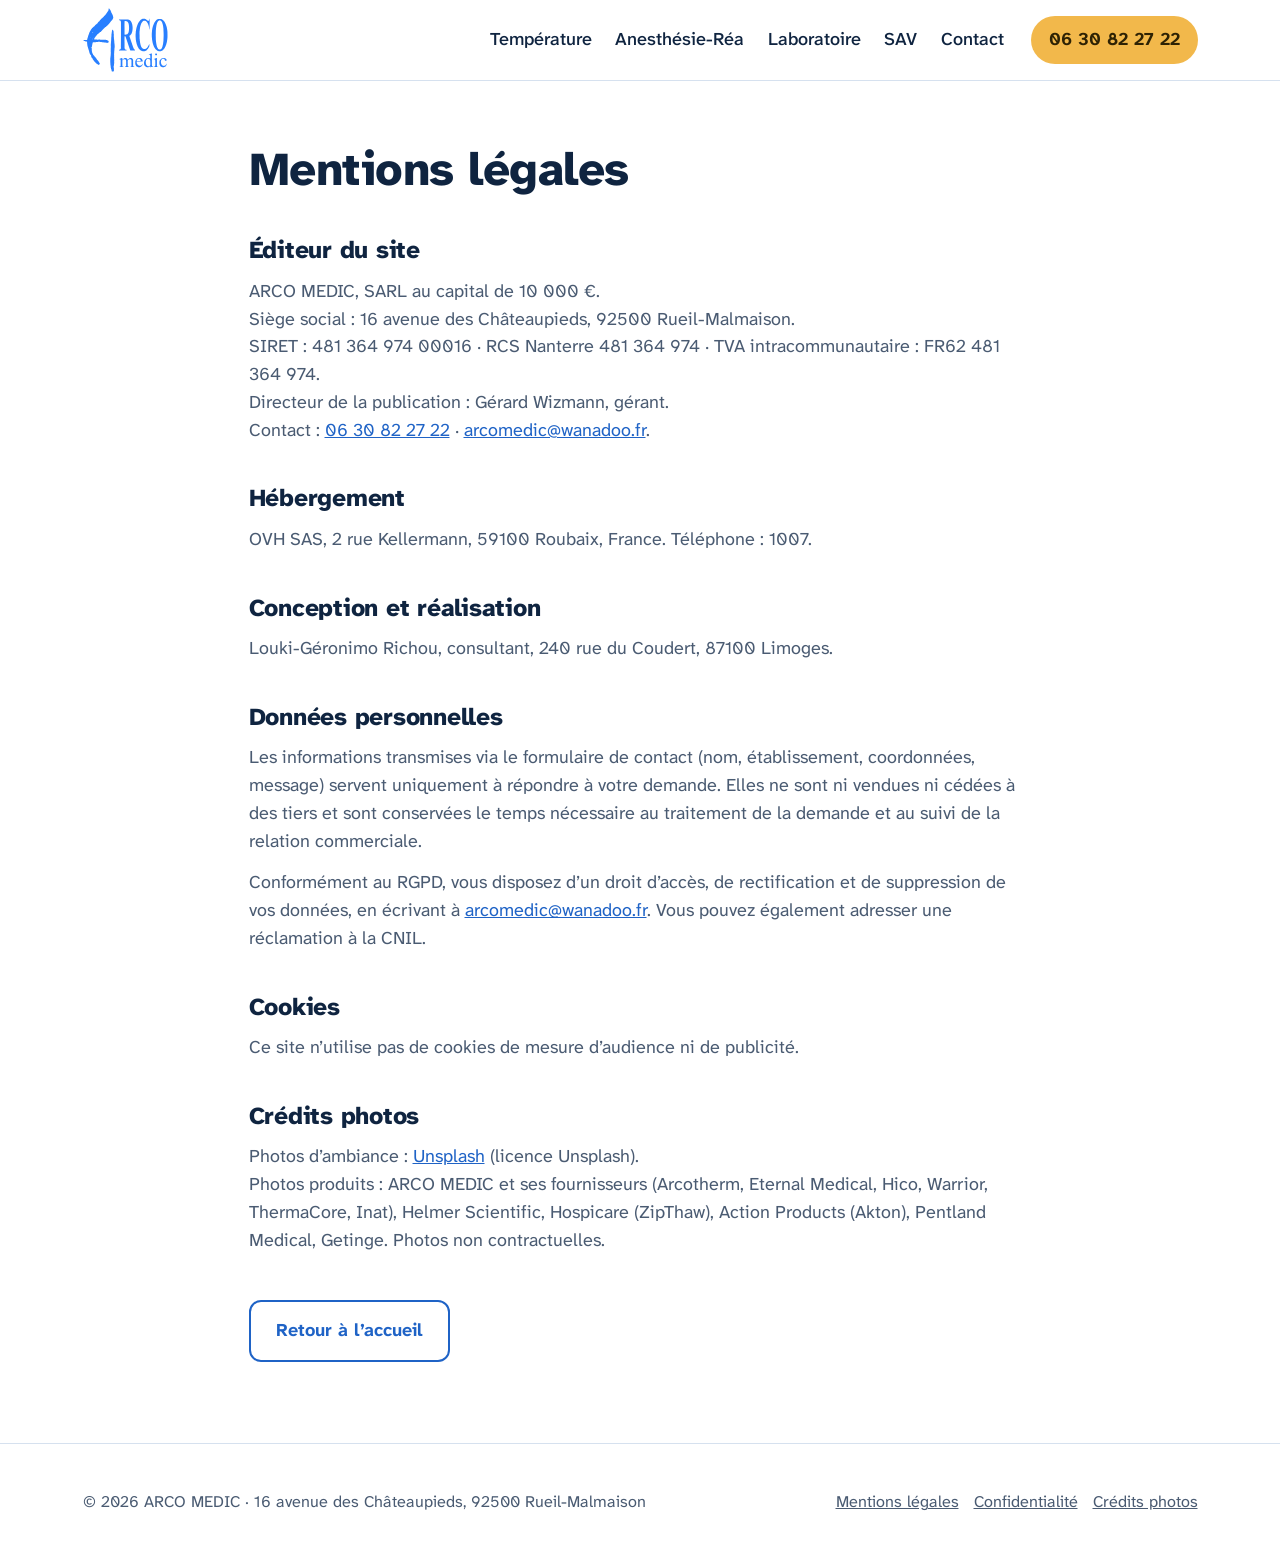
<file: mentions-legales.html>
<!DOCTYPE html>
<html lang="fr">
<head>
<meta charset="utf-8">
<meta name="viewport" content="width=device-width, initial-scale=1, viewport-fit=cover">
<title>Mentions légales – ARCO MEDIC</title>
<meta name="description" content="Mentions légales, confidentialité et crédits photos du site d’ARCO MEDIC.">
<link rel="canonical" href="https://arco-medic.fr/mentions-legales.html">
<meta property="og:url" content="https://arco-medic.fr/mentions-legales.html">
<meta property="og:title" content="Mentions légales – ARCO MEDIC">
<meta property="og:description" content="Mentions légales, confidentialité et crédits photos du site d’ARCO MEDIC.">
<meta property="og:type" content="website">
<meta property="og:image" content="https://arco-medic.fr/assets/img/hero.jpg">
<meta name="theme-color" content="#1F63C6">
<link rel="icon" href="assets/favicon.svg" type="image/svg+xml">
<link rel="preconnect" href="https://fonts.googleapis.com">
<link rel="preconnect" href="https://fonts.gstatic.com" crossorigin>
<link href="https://fonts.googleapis.com/css2?family=Atkinson+Hyperlegible+Next:wght@400;500;700;800&family=Atkinson+Hyperlegible:wght@400;700&display=swap" rel="stylesheet">
<link rel="stylesheet" href="assets/style.css">
</head>
<body>
<a class="skip" href="#contenu">Aller au contenu</a>


<header class="head">
  <div class="wrap">
    <a class="brand" href="./" aria-label="Arcomedic, accueil"><img src="assets/logo.svg" alt="Arcomedic" width="355" height="266"></a>
    <nav class="nav" aria-label="Navigation principale">
<a href="temperature.html">Température</a>
<a href="anesthesie-reanimation.html">Anesthésie-Réa</a>
<a href="laboratoire.html">Laboratoire</a>
<a href="./#sav">SAV</a>
<a href="./#contact">Contact</a>
    </nav>
    <a class="head-call" href="tel:+33630822722">06 30 82 27 22</a>
    <details class="menu">
      <summary>Menu</summary>
      <nav aria-label="Navigation mobile">
<a href="temperature.html">Température</a>
<a href="anesthesie-reanimation.html">Anesthésie-Réa</a>
<a href="laboratoire.html">Laboratoire</a>
<a href="./#sav">SAV</a>
<a href="./#contact">Contact</a>
<a href="tel:+33630822722">Appeler le 06 30 82 27 22</a>
      </nav>
    </details>
  </div>
</header>

<main class="page" id="contenu">
  <div class="wrap">
    <h1>Mentions légales</h1>

    <h2>Éditeur du site</h2>
    <p>ARCO MEDIC, SARL au capital de 10 000 €.<br>
    Siège social : 16 avenue des Châteaupieds, 92500 Rueil-Malmaison.<br>
    SIRET : 481 364 974 00016 · RCS Nanterre 481 364 974 · TVA intracommunautaire : FR62 481 364 974.<br>
    Directeur de la publication : Gérard Wizmann, gérant.<br>
    Contact : <a href="tel:+33630822722">06 30 82 27 22</a> · <a href="mailto:arcomedic@wanadoo.fr">arcomedic@wanadoo.fr</a>.</p>

    <h2>Hébergement</h2>
    <p>OVH SAS, 2 rue Kellermann, 59100 Roubaix, France. Téléphone : 1007.</p>
    <h2>Conception et réalisation</h2>
    <p>Louki-Géronimo Richou, consultant, 240 rue du Coudert, 87100 Limoges.</p>

    <h2 id="confidentialite">Données personnelles</h2>
    <p>Les informations transmises via le formulaire de contact (nom, établissement, coordonnées, message) servent uniquement à répondre à votre demande. Elles ne sont ni vendues ni cédées à des tiers et sont conservées le temps nécessaire au traitement de la demande et au suivi de la relation commerciale.</p>
    <p>Conformément au RGPD, vous disposez d’un droit d’accès, de rectification et de suppression de vos données, en écrivant à <a href="mailto:arcomedic@wanadoo.fr">arcomedic@wanadoo.fr</a>. Vous pouvez également adresser une réclamation à la CNIL.</p>

    <h2>Cookies</h2>
    <p>Ce site n’utilise pas de cookies de mesure d’audience ni de publicité.</p>

    <h2 id="credits">Crédits photos</h2>
    <p>Photos d’ambiance : <a href="https://unsplash.com" rel="noopener">Unsplash</a> (licence Unsplash).<br>
    Photos produits : ARCO MEDIC et ses fournisseurs (Arcotherm, Eternal Medical, Hico, Warrior, ThermaCore, Inat), Helmer Scientific, Hospicare (ZipThaw), Action Products (Akton), Pentland Medical, Getinge. Photos non contractuelles.</p>

    <p style="margin-top:2.5rem"><a class="btn btn-line" href="./">Retour à l’accueil</a></p>
  </div>
</main>

<footer class="foot">
  <div class="wrap">
    <span>© 2026 ARCO MEDIC · 16 avenue des Châteaupieds, 92500 Rueil-Malmaison</span>
    <span><a href="mentions-legales.html">Mentions légales</a> &nbsp; <a href="mentions-legales.html#confidentialite">Confidentialité</a> &nbsp; <a href="mentions-legales.html#credits">Crédits photos</a></span>
  </div>
</footer>

<nav class="mbar" aria-label="Actions rapides">
  <a class="m-call" href="tel:+33630822722">Appeler</a>
  <a class="m-doc" href="./#contact">Documentation</a>
</nav>

</body>
</html>
</file>
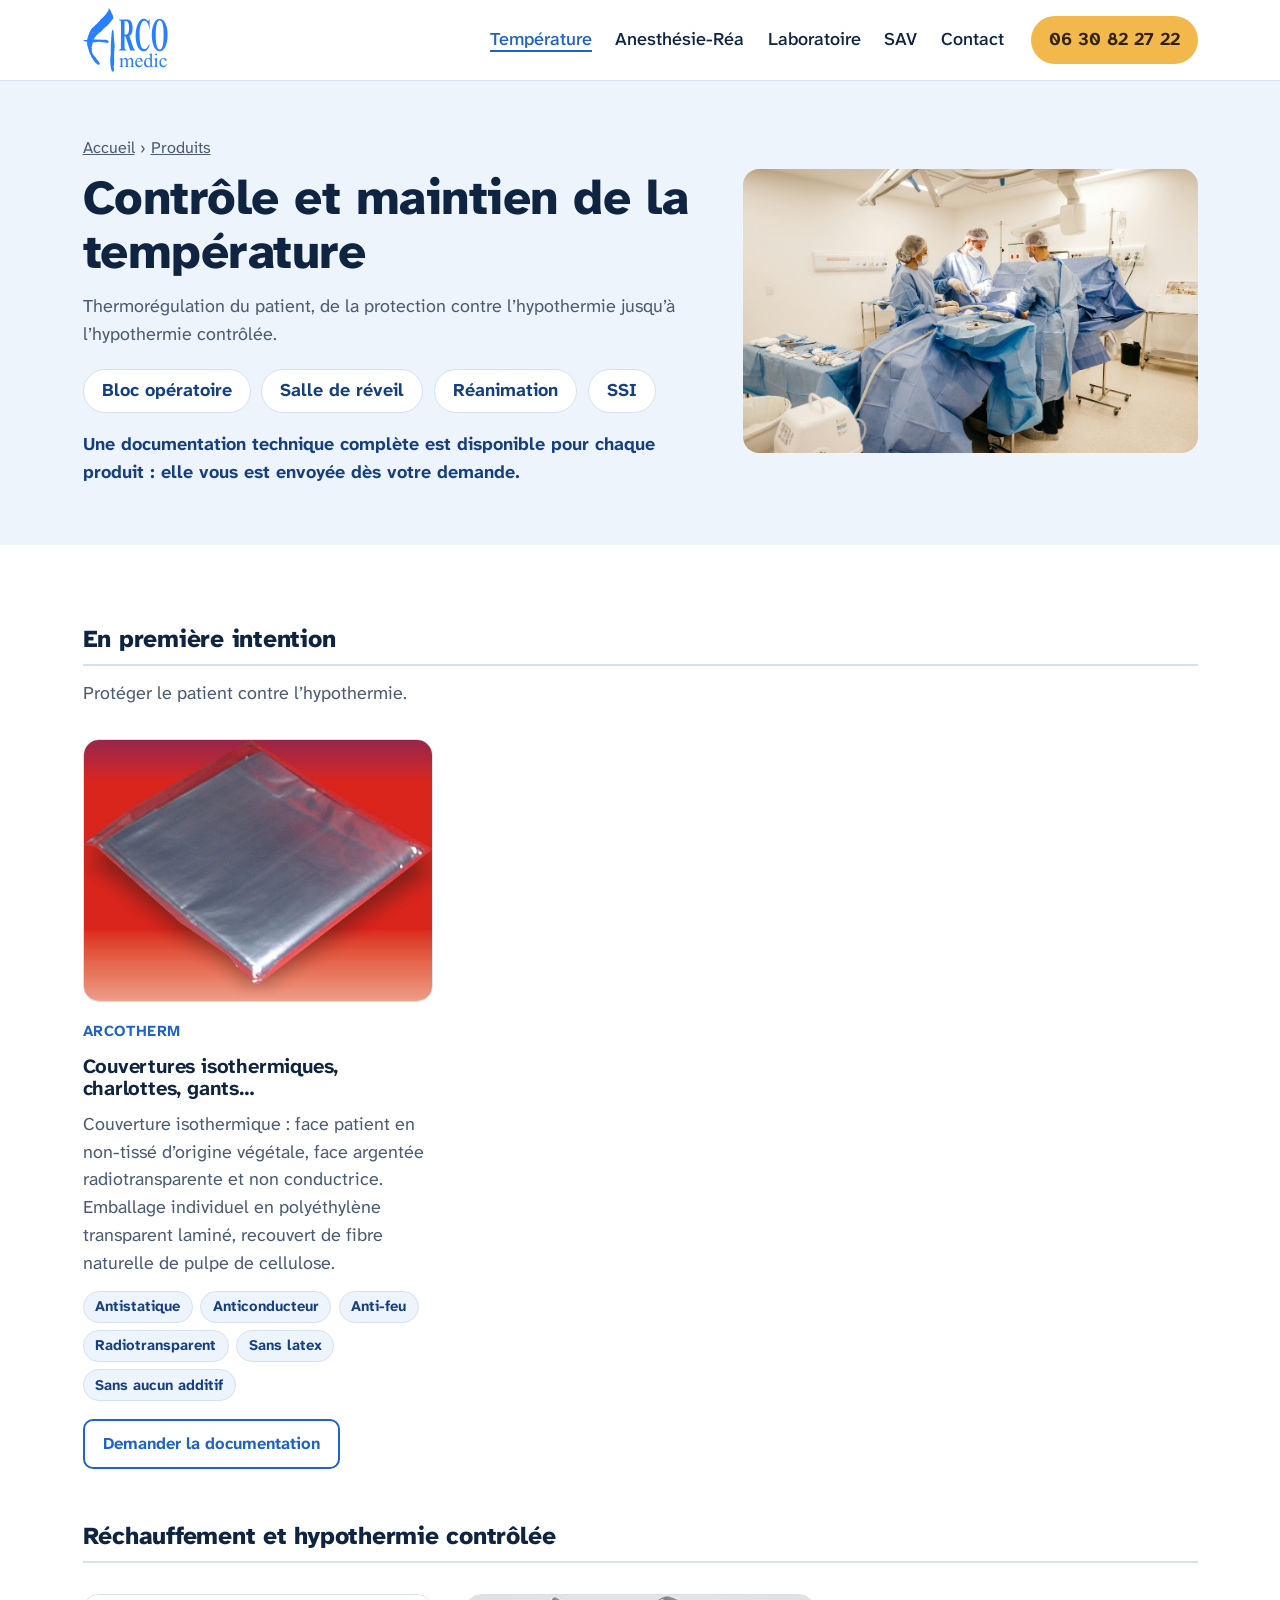
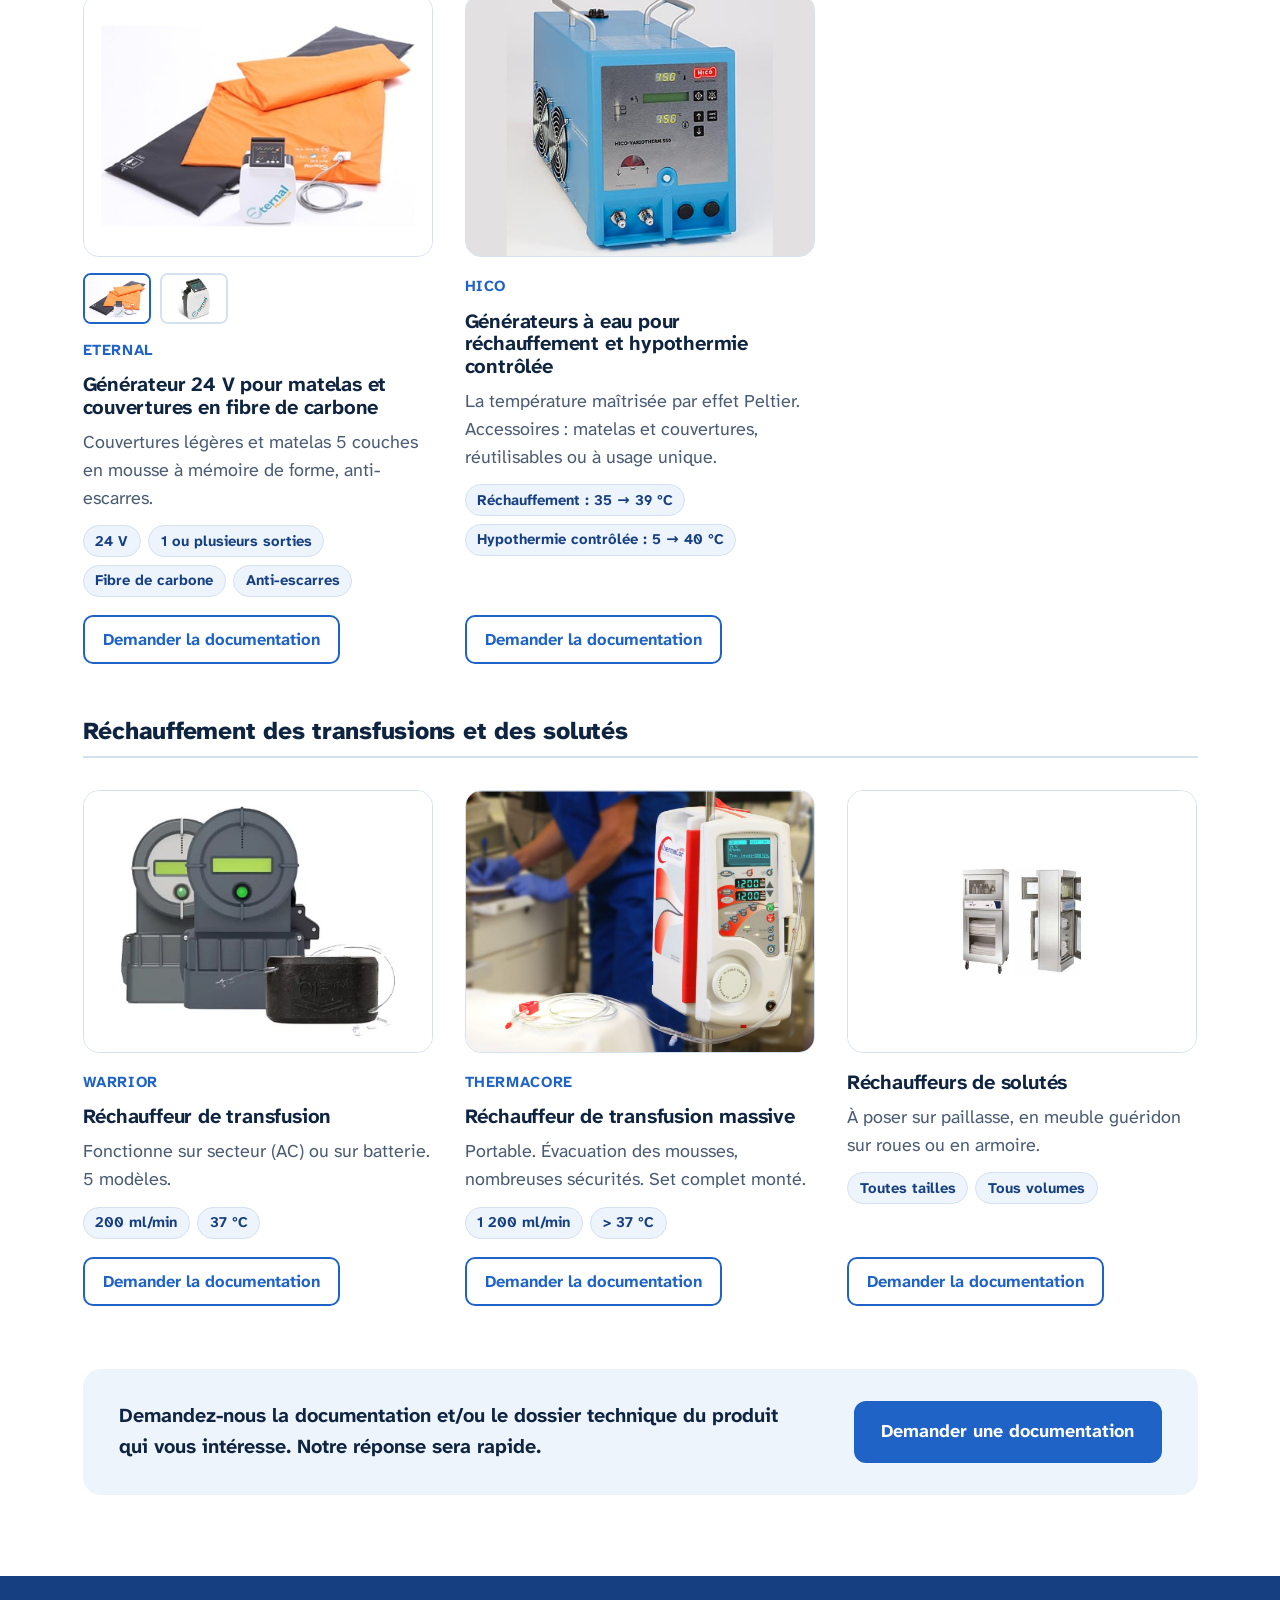
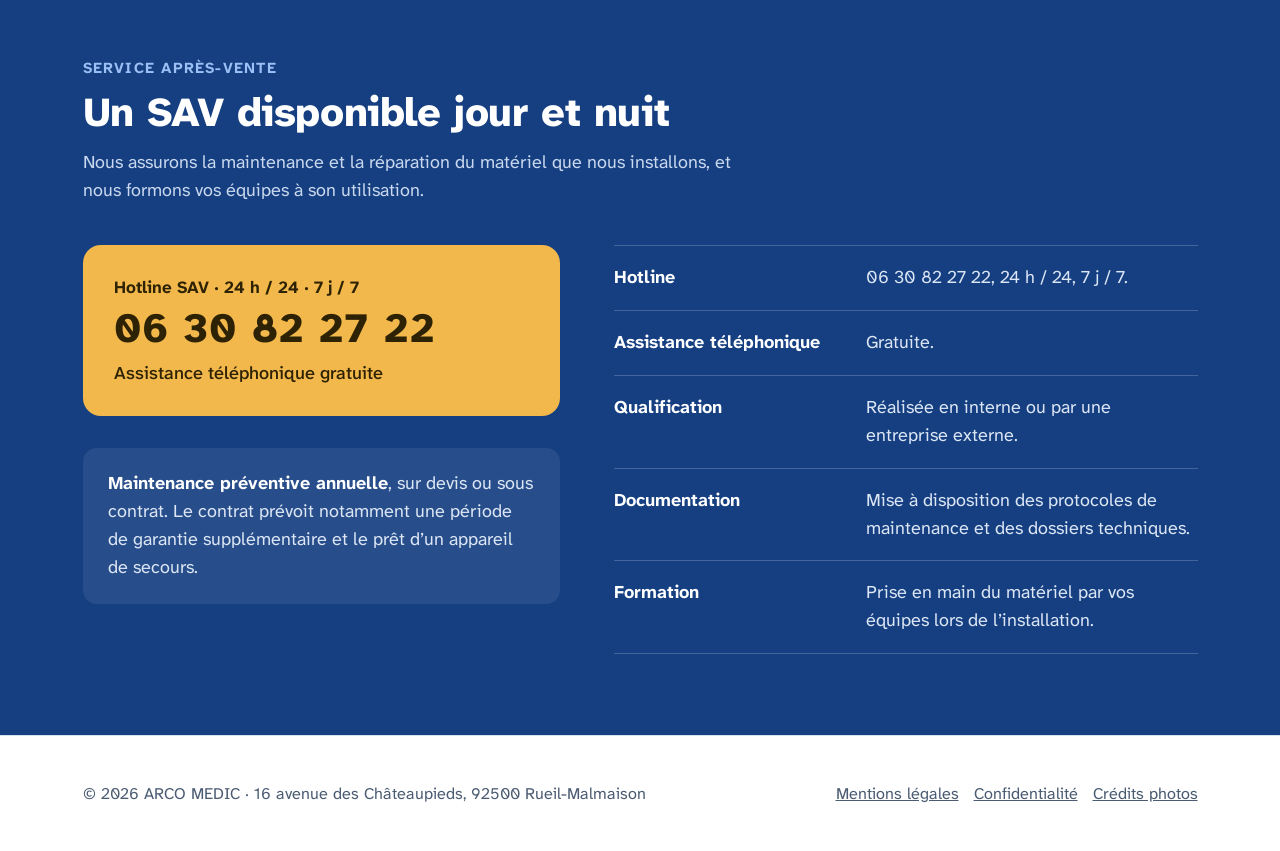
<file: temperature.html>
<!DOCTYPE html>
<html lang="fr">
<head>
<meta charset="utf-8">
<meta name="viewport" content="width=device-width, initial-scale=1, viewport-fit=cover">
<title>Réchauffement patient et hypothermie contrôlée – ARCO MEDIC</title>
<meta name="description" content="Couvertures isothermiques Arcotherm, générateurs Eternal 24 V, générateurs à eau Hico (35–39 °C, hypothermie 5–40 °C), réchauffeurs de transfusion Warrior et ThermaCore.">
<link rel="canonical" href="https://arco-medic.fr/temperature.html">
<meta property="og:url" content="https://arco-medic.fr/temperature.html">
<meta property="og:title" content="Réchauffement patient et hypothermie contrôlée – ARCO MEDIC">
<meta property="og:description" content="Couvertures isothermiques Arcotherm, générateurs Eternal 24 V, générateurs à eau Hico (35–39 °C, hypothermie 5–40 °C), réchauffeurs de transfusion Warrior et ThermaCore.">
<meta property="og:type" content="website">
<meta property="og:image" content="https://arco-medic.fr/assets/img/hero.jpg">
<meta name="theme-color" content="#1F63C6">
<link rel="icon" href="assets/favicon.svg" type="image/svg+xml">
<link rel="preconnect" href="https://fonts.googleapis.com">
<link rel="preconnect" href="https://fonts.gstatic.com" crossorigin>
<link href="https://fonts.googleapis.com/css2?family=Atkinson+Hyperlegible+Next:wght@400;500;700;800&family=Atkinson+Hyperlegible:wght@400;700&display=swap" rel="stylesheet">
<link rel="stylesheet" href="assets/style.css">
</head>
<body>
<a class="skip" href="#contenu">Aller au contenu</a>


<header class="head">
  <div class="wrap">
    <a class="brand" href="./" aria-label="Arcomedic, accueil"><img src="assets/logo.svg" alt="Arcomedic" width="355" height="266"></a>
    <nav class="nav" aria-label="Navigation principale">
<a href="temperature.html" aria-current="page">Température</a>
<a href="anesthesie-reanimation.html">Anesthésie-Réa</a>
<a href="laboratoire.html">Laboratoire</a>
<a href="./#sav">SAV</a>
<a href="./#contact">Contact</a>
    </nav>
    <a class="head-call" href="tel:+33630822722">06 30 82 27 22</a>
    <details class="menu">
      <summary>Menu</summary>
      <nav aria-label="Navigation mobile">
<a href="temperature.html" aria-current="page">Température</a>
<a href="anesthesie-reanimation.html">Anesthésie-Réa</a>
<a href="laboratoire.html">Laboratoire</a>
<a href="./#sav">SAV</a>
<a href="./#contact">Contact</a>
<a href="tel:+33630822722">Appeler le 06 30 82 27 22</a>
      </nav>
    </details>
  </div>
</header>

<main id="contenu">

<section class="page-head">
  <div class="wrap">
    <div>
      <p class="crumb"><a href="./">Accueil</a> › <a href="./#produits">Produits</a></p>
      
      <h1>Contrôle et maintien de la température</h1>
      <p class="section-intro">Thermorégulation du patient, de la protection contre l’hypothermie jusqu’à l’hypothermie contrôlée.</p>
      <ul class="pillars"><li>Bloc opératoire</li><li>Salle de réveil</li><li>Réanimation</li><li>SSI</li></ul>
      <p class="doc-note">Une documentation technique complète est disponible pour chaque produit : elle vous est envoyée dès votre demande.</p>
    </div>
    <figure class="ph"><img src="assets/img/univers-temperature.jpg" alt="Équipe chirurgicale au bloc opératoire" fetchpriority="high"></figure>
  </div>
</section>

<section class="section">
  <div class="wrap">
    <h2 class="group-title">En première intention</h2><p class="group-note">Protéger le patient contre l’hypothermie.</p>
    <ul class="products">
      <li class="product" id="arcotherm">
        <div class="ph"><img src="assets/img/arcotherm.jpg" alt="Arcotherm – Couvertures isothermiques, charlottes, gants…" loading="lazy" decoding="async"></div>
        <p class="brandname">Arcotherm</p><h3>Couvertures isothermiques, charlottes, gants…</h3>
        <p>Couverture isothermique : face patient en non-tissé d’origine végétale, face argentée radiotransparente et non conductrice. Emballage individuel en polyéthylène transparent laminé, recouvert de fibre naturelle de pulpe de cellulose.</p>
        <ul class="specs"><li>Antistatique</li><li>Anticonducteur</li><li>Anti-feu</li><li>Radiotransparent</li><li>Sans latex</li><li>Sans aucun additif</li></ul>
        <a class="btn btn-line btn-small" href="./?doc=Arcotherm%20%E2%80%93%20Couvertures%20isothermiques%2C%20charlottes%2C%20gants%E2%80%A6#contact">Demander la documentation</a>
      </li>
    </ul>
    <h2 class="group-title">Réchauffement et hypothermie contrôlée</h2>
    <ul class="products">
      <li class="product" id="eternal">
        <div class="ph"><img src="assets/img/eternal.jpg" alt="Couvertures et matelas Eternal" loading="lazy" decoding="async"></div><div class="thumbs"><button type="button" data-src="assets/img/eternal.jpg" data-alt="Couvertures et matelas Eternal" aria-pressed="true" aria-label="Voir : Couvertures et matelas Eternal"><img src="assets/img/eternal.jpg" alt="" loading="lazy"></button><button type="button" data-src="assets/img/eternal-generateur.jpg" data-alt="Générateur Eternal 24 V" aria-pressed="false" aria-label="Voir : Générateur Eternal 24 V"><img src="assets/img/eternal-generateur.jpg" alt="" loading="lazy"></button></div>
        <p class="brandname">Eternal</p><h3>Générateur 24 V pour matelas et couvertures en fibre de carbone</h3>
        <p>Couvertures légères et matelas 5 couches en mousse à mémoire de forme, anti-escarres.</p>
        <ul class="specs"><li>24 V</li><li>1 ou plusieurs sorties</li><li>Fibre de carbone</li><li>Anti-escarres</li></ul>
        <a class="btn btn-line btn-small" href="./?doc=Eternal%20%E2%80%93%20G%C3%A9n%C3%A9rateur%2024%20V%20pour%20matelas%20et%20couvertures%20en%20fibre%20de%20carbone#contact">Demander la documentation</a>
      </li>
      <li class="product" id="hico">
        <div class="ph"><img src="assets/img/hico.jpg" alt="Hico – Générateurs à eau pour réchauffement et hypothermie contrôlée" loading="lazy" decoding="async"></div>
        <p class="brandname">Hico</p><h3>Générateurs à eau pour réchauffement et hypothermie contrôlée</h3>
        <p>La température maîtrisée par effet Peltier. Accessoires : matelas et couvertures, réutilisables ou à usage unique.</p>
        <ul class="specs"><li>Réchauffement : 35 → 39 °C</li><li>Hypothermie contrôlée : 5 → 40 °C</li></ul>
        <a class="btn btn-line btn-small" href="./?doc=Hico%20%E2%80%93%20G%C3%A9n%C3%A9rateurs%20%C3%A0%20eau%20pour%20r%C3%A9chauffement%20et%20hypothermie%20contr%C3%B4l%C3%A9e#contact">Demander la documentation</a>
      </li>
    </ul>
    <h2 class="group-title">Réchauffement des transfusions et des solutés</h2>
    <ul class="products">
      <li class="product" id="warrior">
        <div class="ph"><img src="assets/img/warrior.jpg" alt="Warrior – Réchauffeur de transfusion" loading="lazy" decoding="async"></div>
        <p class="brandname">Warrior</p><h3>Réchauffeur de transfusion</h3>
        <p>Fonctionne sur secteur (AC) ou sur batterie. 5 modèles.</p>
        <ul class="specs"><li>200 ml/min</li><li>37 °C</li></ul>
        <a class="btn btn-line btn-small" href="./?doc=Warrior%20%E2%80%93%20R%C3%A9chauffeur%20de%20transfusion#contact">Demander la documentation</a>
      </li>
      <li class="product" id="thermacore">
        <div class="ph"><img src="assets/img/thermacore.jpg" alt="ThermaCore – Réchauffeur de transfusion massive" loading="lazy" decoding="async"></div>
        <p class="brandname">ThermaCore</p><h3>Réchauffeur de transfusion massive</h3>
        <p>Portable. Évacuation des mousses, nombreuses sécurités. Set complet monté.</p>
        <ul class="specs"><li>1 200 ml/min</li><li>&gt; 37 °C</li></ul>
        <a class="btn btn-line btn-small" href="./?doc=ThermaCore%20%E2%80%93%20R%C3%A9chauffeur%20de%20transfusion%20massive#contact">Demander la documentation</a>
      </li>
      <li class="product" id="rechauffeurs-solutes">
        <div class="ph"><img src="assets/img/rechauffeurs-solutes.jpg" alt="Réchauffeurs de solutés" loading="lazy" decoding="async"></div>
        <h3>Réchauffeurs de solutés</h3>
        <p>À poser sur paillasse, en meuble guéridon sur roues ou en armoire.</p>
        <ul class="specs"><li>Toutes tailles</li><li>Tous volumes</li></ul>
        <a class="btn btn-line btn-small" href="./?doc=R%C3%A9chauffeurs%20de%20solut%C3%A9s#contact">Demander la documentation</a>
      </li>
    </ul>

    <div class="doc-cta">
      <p>Demandez-nous la documentation et/ou le dossier technique du produit qui vous intéresse. Notre réponse sera rapide.</p>
      <a class="btn btn-solid" href="./#contact">Demander une documentation</a>
    </div>
  </div>
</section>

<section class="section sav" id="sav">
  <div class="wrap">
    <p class="eyebrow on-dark">Service après-vente</p>
    <h2 style="margin-top:.5rem">Un SAV disponible jour et nuit</h2>
    <p class="section-intro">Nous assurons la maintenance et la réparation du matériel que nous installons, et nous formons vos équipes à son utilisation.</p>
    <div class="sav-grid">
      <div>
        <a class="hotline" href="tel:+33630822722">
          <small>Hotline SAV · 24 h / 24 · 7 j / 7</small>
          <strong>06 30 82 27 22</strong>
          <span>Assistance téléphonique gratuite</span>
        </a>
        <p class="contract"><b>Maintenance préventive annuelle</b>, sur devis ou sous contrat. Le contrat prévoit notamment une période de garantie supplémentaire et le prêt d’un appareil de secours.</p>
      </div>
      <ul class="sav-list">
        <li><b>Hotline</b><span>06 30 82 27 22, 24 h / 24, 7 j / 7.</span></li>
        <li><b>Assistance téléphonique</b><span>Gratuite.</span></li>
        <li><b>Qualification</b><span>Réalisée en interne ou par une entreprise externe.</span></li>
        <li><b>Documentation</b><span>Mise à disposition des protocoles de maintenance et des dossiers techniques.</span></li>
        <li><b>Formation</b><span>Prise en main du matériel par vos équipes lors de l’installation.</span></li>
      </ul>
    </div>
  </div>
</section>

</main>

<footer class="foot">
  <div class="wrap">
    <span>© 2026 ARCO MEDIC · 16 avenue des Châteaupieds, 92500 Rueil-Malmaison</span>
    <span><a href="mentions-legales.html">Mentions légales</a> &nbsp; <a href="mentions-legales.html#confidentialite">Confidentialité</a> &nbsp; <a href="mentions-legales.html#credits">Crédits photos</a></span>
  </div>
</footer>

<nav class="mbar" aria-label="Actions rapides">
  <a class="m-call" href="tel:+33630822722">Appeler</a>
  <a class="m-doc" href="./#contact">Documentation</a>
</nav>

<script src="assets/main.js"></script>
</body>
</html>
</file>
<file: assets/style.css>
:root{
  --bg:#FFFFFF; --soft:#EEF4FC; --ink:#0F2440; --muted:#4A5B72;
  --brand:#287FFF; --blue:#1F63C6; --blue-deep:#153F80; --on-blue:#FFFFFF;
  --amber:#F2B84B; --on-amber:#2E2204;
  --line:#D6E1EF; --ph:#E3ECF8; --ph-ink:#3E5775;
  color-scheme:light;
}
*,*::before,*::after{box-sizing:border-box}
html{scroll-padding-top:96px;font-size:112.5%;-webkit-text-size-adjust:100%;scroll-behavior:smooth}
body{margin:0;background:var(--bg);color:var(--ink);
  font-family:"Atkinson Hyperlegible Next","Atkinson Hyperlegible",system-ui,-apple-system,"Segoe UI",Roboto,Arial,sans-serif;
  line-height:1.55}
img,svg{max-width:100%}
a{color:var(--blue)}
a:focus-visible,button:focus-visible,input:focus-visible,select:focus-visible,textarea:focus-visible,summary:focus-visible{
  outline:3px solid var(--amber);outline-offset:3px;border-radius:6px}
.skip{position:absolute;left:-9999px;top:0;background:var(--amber);color:var(--on-amber);padding:.6rem 1rem;z-index:50;font-weight:700}
.skip:focus{left:1rem;top:1rem}
.wrap{max-width:1160px;margin:0 auto;padding:0 1.25rem}
h1,h2,h3{line-height:1.12;margin:0;font-weight:800;letter-spacing:-.01em}
h2{font-size:clamp(1.6rem,3.2vw,2.3rem)}
h3{font-size:1.12rem;font-weight:700}
p{margin:0}
.section{padding:4.5rem 0}
.section.flush{padding-top:0}
.tint{background:var(--soft)}
.section-intro{max-width:38em;color:var(--muted);margin-top:.75rem}
.eyebrow{font-size:.85rem;font-weight:700;letter-spacing:.08em;text-transform:uppercase;color:var(--blue)}
.eyebrow.on-dark{color:#9CC0F5}

/* Bandeau démo */
.demo{background:var(--blue-deep);color:var(--on-blue);font-size:.85rem;text-align:center;padding:.5rem 1rem}

/* En-tête */
.head{position:sticky;top:0;z-index:20;background:var(--bg);border-bottom:1px solid var(--line)}
.head .wrap{display:flex;align-items:center;gap:1.5rem;min-height:80px}
.brand{display:block;flex:none;line-height:0}
.brand img{height:64px;width:auto}
.nav{display:flex;gap:1.3rem;margin-left:auto}
.nav a{color:var(--ink);text-decoration:none;font-weight:500}
.nav a:hover,.nav a[aria-current="page"]{color:var(--blue);text-decoration:underline;text-underline-offset:5px;text-decoration-thickness:2px}
.head-call{background:var(--amber);color:var(--on-amber);text-decoration:none;font-weight:700;padding:.55rem 1rem;border-radius:999px;white-space:nowrap}
.menu{display:none;margin-left:auto;position:relative}
.menu summary{list-style:none;cursor:pointer;font-weight:700;border:2px solid var(--line);border-radius:10px;padding:.45rem .9rem}
.menu summary::-webkit-details-marker{display:none}
.menu nav{position:absolute;right:0;top:calc(100% + .5rem);background:var(--bg);border:1px solid var(--line);border-radius:12px;
  box-shadow:0 12px 30px rgba(15,36,64,.14);padding:.5rem;display:grid;min-width:15rem}
.menu nav a{color:var(--ink);text-decoration:none;padding:.65rem .8rem;border-radius:8px;font-weight:500}
.menu nav a:hover{background:var(--soft)}

/* Hero */
.hero{padding:4rem 0 4.5rem;background:var(--soft)}
.hero h1{font-size:clamp(2.1rem,4.6vw,3.2rem);max-width:17em;margin-top:.75rem}
.lead{font-size:1.2rem;color:var(--muted);margin-top:1.25rem;max-width:34em}
.pillars{display:flex;flex-wrap:wrap;gap:.6rem;margin-top:1.75rem;padding:0;list-style:none}
.pillars li{background:var(--bg);border:1px solid var(--line);border-radius:999px;padding:.4rem 1rem;font-weight:700;color:var(--blue-deep)}
.actions{display:flex;flex-wrap:wrap;gap:1rem;margin-top:2rem}
.btn{display:inline-flex;align-items:center;justify-content:center;font:inherit;font-weight:700;
  padding:.85rem 1.4rem;border-radius:12px;text-decoration:none;cursor:pointer;border:2px solid var(--blue)}
.btn-solid{background:var(--blue);color:var(--on-blue)}
.btn-line{background:transparent;color:var(--blue)}
.btn-small{padding:.55rem 1rem;font-size:.92rem;border-radius:10px}

/* Univers (menu d'accueil) */
.universes{display:grid;grid-template-columns:repeat(3,1fr);gap:1.5rem;margin-top:2.5rem}
.universe{display:flex;flex-direction:column;border:1px solid var(--line);border-radius:18px;overflow:hidden;background:var(--bg)}
.universe .ph{aspect-ratio:16/9;border-radius:0;display:block}
.universe .ph img{transition:transform .4s ease}
.universe:hover .ph img{transform:scale(1.03)}
.universe .body{padding:1.4rem 1.5rem 1.6rem;display:flex;flex-direction:column;gap:.9rem;flex:1}
.universe h3{font-size:1.3rem}
.universe h3 a{color:var(--ink);text-decoration:none}
.universe h3 a:hover{color:var(--blue)}
.universe ul{margin:0;padding:0;list-style:none;display:grid;gap:.35rem}
.universe li a{color:var(--muted);text-decoration:none}
.universe li a:hover{color:var(--blue);text-decoration:underline}
.universe li::before{content:"";display:inline-block;width:.45rem;height:.45rem;border-radius:50%;background:var(--brand);margin-right:.6rem;vertical-align:.15em}
.universe .btn{margin-top:auto;align-self:flex-start}

/* Emplacements photo */
.ph{position:relative;margin:0;background:var(--ph);color:var(--ph-ink);border-radius:16px;overflow:hidden;display:grid;place-items:center}
.ph img{display:block;width:100%;height:100%;object-fit:cover}

/* Services */
.services{display:grid;grid-template-columns:repeat(3,1fr);gap:2.5rem;margin-top:2.5rem}
.services div{border-left:4px solid var(--brand);padding-left:1.1rem}
.services p{color:var(--muted);margin-top:.5rem}

/* SAV */
.sav{background:var(--blue-deep);color:var(--on-blue)}
.sav .section-intro{color:#C9D8EE}
.sav-grid{display:grid;grid-template-columns:.9fr 1.1fr;gap:3rem;align-items:start;margin-top:2.25rem}
.hotline{display:block;background:var(--amber);color:var(--on-amber);border-radius:18px;padding:1.6rem 1.75rem;text-decoration:none}
.hotline:hover strong{text-decoration:underline}
.hotline small{display:block;font-weight:700;font-size:.95rem}
.hotline strong{display:block;font-size:clamp(1.3rem,2.6vw,1.75rem);overflow-wrap:anywhere;font-weight:800;letter-spacing:.02em;line-height:1.15;margin-top:.25rem}
.hotline span{display:block;margin-top:.4rem;font-weight:500}
.sav-list{margin:0;padding:0;list-style:none;display:grid;gap:0;border-top:1px solid rgba(255,255,255,.2)}
.sav-list li{padding:1rem 0;border-bottom:1px solid rgba(255,255,255,.2);display:grid;grid-template-columns:13rem 1fr;gap:1rem}
.sav-list b{font-weight:700}
.sav-list span{color:#DCE6F5}
.contract{margin-top:1.75rem;background:rgba(255,255,255,.08);border-radius:14px;padding:1.25rem 1.4rem;color:#DCE6F5}
.contract b{color:var(--on-blue)}

/* Pages produits */
.page-head{background:var(--soft);padding:3rem 0 3.25rem}
.page-head .wrap{display:grid;grid-template-columns:1.15fr .85fr;gap:2.5rem;align-items:center}
.page-head .ph{aspect-ratio:16/10}
.page-head h1{font-size:clamp(1.9rem,4vw,2.7rem);margin-top:.6rem;max-width:20em}
.crumb{font-size:.9rem;color:var(--muted)}
.crumb a{color:var(--muted)}
.group-title{font-size:1.35rem;margin-top:3rem;padding-bottom:.6rem;border-bottom:2px solid var(--line)}
.group-title:first-child{margin-top:0}
.group-note{color:var(--muted);margin-top:.75rem}
.products{list-style:none;padding:0;margin:1.75rem 0 0;display:grid;grid-template-columns:repeat(3,1fr);gap:2rem 1.75rem}
.product{display:flex;flex-direction:column;gap:.6rem}
.product .ph{aspect-ratio:4/3;margin-bottom:.4rem;background:#fff;border:1px solid var(--line)}
.product p{color:var(--muted)}
.product .brandname{font-size:.85rem;font-weight:700;color:var(--blue);letter-spacing:.04em}
.product .btn{margin-top:auto;align-self:flex-start}
.doc-cta{margin-top:3.5rem;background:var(--soft);border-radius:18px;padding:1.75rem 2rem;display:flex;flex-wrap:wrap;gap:1.25rem 2rem;align-items:center;justify-content:space-between}
.doc-cta p{font-size:1.1rem;font-weight:700;max-width:34em}

/* Contact */
.contact .wrap{display:grid;grid-template-columns:.9fr 1.1fr;gap:3rem}
.infos dl{margin:1.75rem 0 0;display:grid;gap:1.1rem}
.infos dt{font-weight:700}
.infos dd{margin:.15rem 0 0;color:var(--muted)}
.todo{background:var(--ph);color:var(--ph-ink);padding:.05rem .4rem;border-radius:6px;font-size:.92em}
form{background:var(--bg);padding:1.75rem;border-radius:16px;display:grid;gap:1rem;border:1px solid var(--line)}
label{display:grid;gap:.35rem;font-weight:700}
input,select,textarea{font:inherit;font-weight:400;color:var(--ink);background:var(--bg);
  border:2px solid var(--line);border-radius:10px;padding:.7rem .8rem;width:100%}
textarea{min-height:7rem;resize:vertical}
.row{display:grid;grid-template-columns:1fr 1fr;gap:1rem}
.form-msg{color:var(--blue);font-weight:500;min-height:1.5em}

/* Page texte (mentions légales) */
.page{padding:3.5rem 0 4.5rem}
.page .wrap{max-width:46rem}
.page h1{font-size:clamp(1.9rem,4vw,2.6rem)}
.page h2{font-size:1.35rem;margin-top:2.25rem}
.page p{margin-top:.75rem;color:var(--muted)}

/* Pied de page */
.foot{padding:2.5rem 0;border-top:1px solid var(--line);font-size:.9rem;color:var(--muted)}
.foot .wrap{display:flex;flex-wrap:wrap;gap:1rem 2rem;justify-content:space-between}
.foot a{color:var(--muted)}

/* Barre d'appel mobile */
.mbar{display:none}

@media (max-width:1060px){
  .nav,.head-call{display:none}
  .menu{display:block}
}
@media (max-width:960px){
  .page-head .wrap{grid-template-columns:1fr}
  .page-head .ph{display:none}
  .universes,.products{grid-template-columns:1fr 1fr}
  .sav-grid,.contact .wrap{grid-template-columns:1fr}
}
@media (max-width:720px){
  .brand img{height:52px}
  .head .wrap{min-height:68px}
  .universes,.services,.row{grid-template-columns:1fr}
  .products{grid-template-columns:1fr 1fr;gap:1.75rem 1rem}
  .product .btn{padding:.5rem .7rem;font-size:.85rem}
  .sav-list li{grid-template-columns:1fr;gap:.2rem}
  .section{padding:3.25rem 0}
  .doc-cta{padding:1.4rem}
  body{padding-bottom:5.5rem}
  .mbar{display:grid;grid-template-columns:1fr 1fr;gap:.6rem;position:fixed;left:0;right:0;bottom:0;z-index:30;
    background:var(--bg);border-top:1px solid var(--line);
    padding:.7rem 1rem calc(.7rem + env(safe-area-inset-bottom,0px))}
  .mbar a{text-align:center;text-decoration:none;font-weight:800;padding:.85rem;border-radius:12px}
  .mbar .m-call{background:var(--amber);color:var(--on-amber)}
  .mbar .m-doc{background:var(--blue);color:var(--on-blue)}
}
@media (max-width:420px){
  .products{grid-template-columns:1fr}
}
@media (prefers-reduced-motion:reduce){html{scroll-behavior:auto}}
.hero .wrap{display:grid;grid-template-columns:1.15fr .85fr;gap:3rem;align-items:center}
.hero-ph{aspect-ratio:4/3;box-shadow:0 20px 50px rgba(15,36,64,.18)}
@media (max-width:960px){.hero .wrap{grid-template-columns:1fr}.hero-ph{aspect-ratio:16/9}}
/* V3 : caractéristiques produits, note documentation */
.specs{list-style:none;padding:0;margin:.1rem 0 .4rem;display:flex;flex-wrap:wrap;gap:.4rem}
.specs li{font-size:.82rem;font-weight:700;color:var(--blue-deep);background:var(--soft);border:1px solid var(--line);border-radius:999px;padding:.2rem .65rem}
.product .brandname{text-transform:uppercase}
.doc-note{margin-top:1rem;font-weight:700;color:var(--blue-deep);max-width:36em}
.page-head .pillars{margin-top:1.1rem}
.hotline strong{font-size:clamp(1.7rem,3.4vw,2.3rem)}
.thumbs{display:flex;gap:.5rem;margin:-.1rem 0 .2rem}
.thumbs button{padding:0;width:68px;aspect-ratio:4/3;border:2px solid var(--line);border-radius:8px;overflow:hidden;background:#fff;cursor:pointer}
.thumbs button[aria-pressed="true"]{border-color:var(--blue)}
.thumbs img{display:block;width:100%;height:100%;object-fit:cover}
.hp{position:absolute;left:-9999px;width:1px;height:1px;overflow:hidden}
</file>
